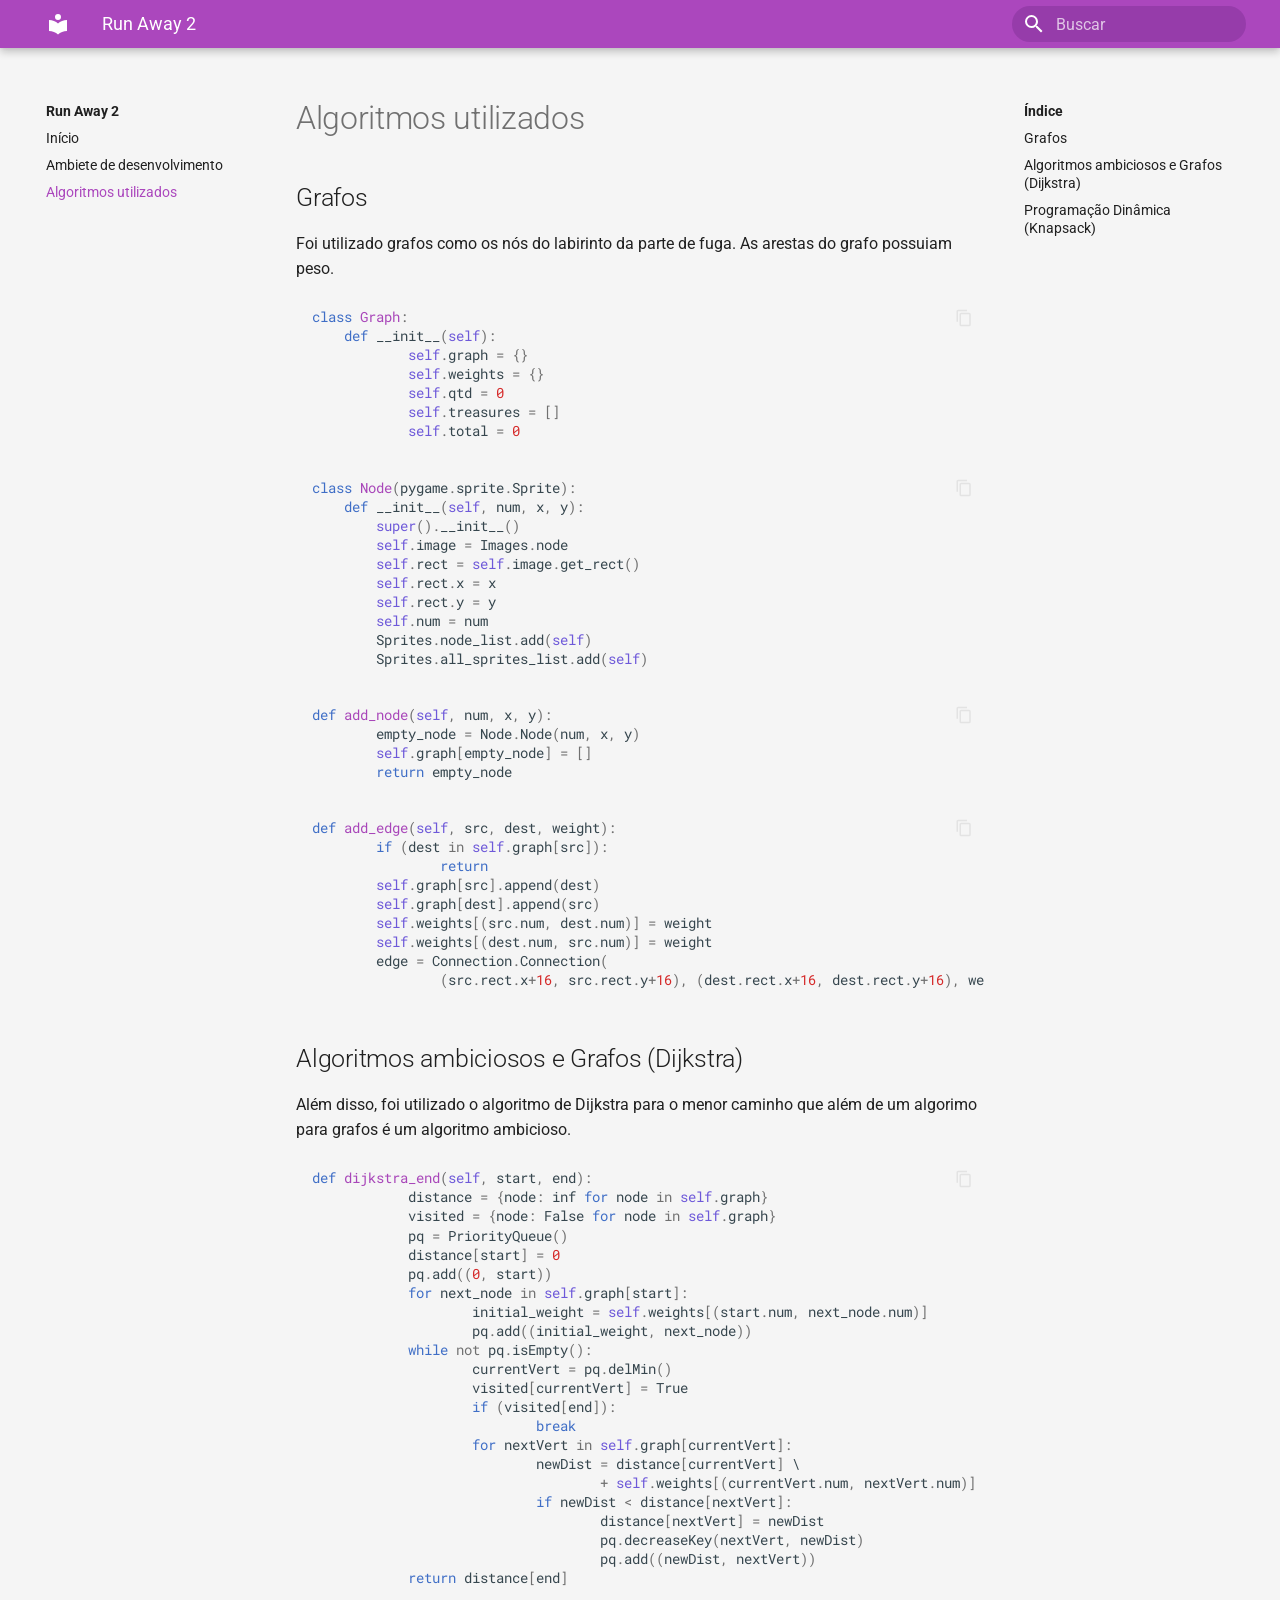
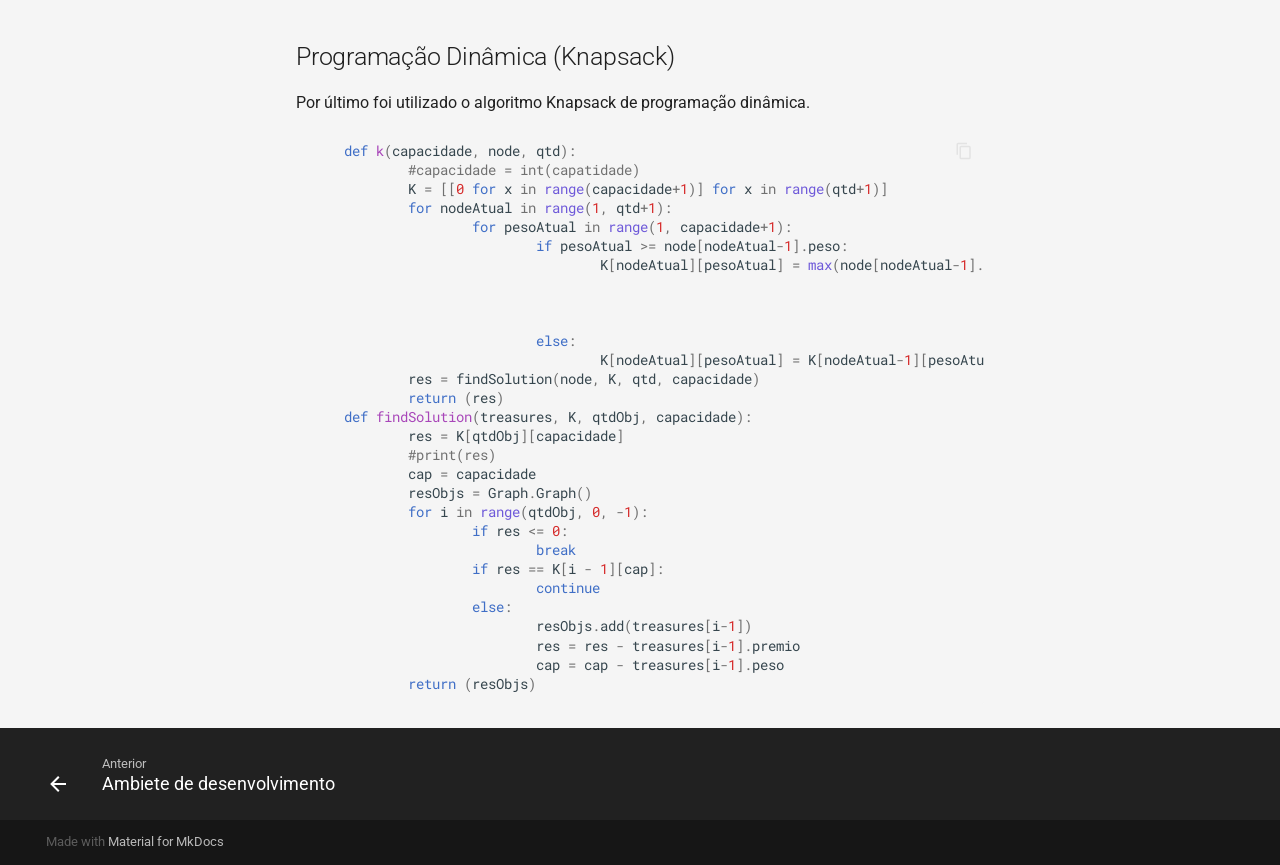
<file: algoritmos/index.html>
<!doctype html>
<html lang="pt" class="no-js">
  <head>
    
      <meta charset="utf-8">
      <meta name="viewport" content="width=device-width,initial-scale=1">
      
      
      
      
      <link rel="icon" href="../assets/images/favicon.png">
      <meta name="generator" content="mkdocs-1.1.2, mkdocs-material-7.1.4">
    
    
      
        <title>Algoritmos utilizados - Run Away 2</title>
      
    
    
      <link rel="stylesheet" href="../assets/stylesheets/main.bde7dde4.min.css">
      
        
        <link rel="stylesheet" href="../assets/stylesheets/palette.ef6f36e2.min.css">
        
          
          
          <meta name="theme-color" content="#ab47bd">
        
      
    
    
    
      
        
        <link rel="preconnect" href="https://fonts.gstatic.com" crossorigin>
        <link rel="stylesheet" href="https://fonts.googleapis.com/css?family=Roboto:300,400,400i,700%7CRoboto+Mono&display=fallback">
        <style>:root{--md-text-font-family:"Roboto";--md-code-font-family:"Roboto Mono"}</style>
      
    
    
    
      <link rel="stylesheet" href="../stylesheets/extra.css">
    
    
      
    
    
  </head>
  
  
    
    
    
    
    
    <body dir="ltr" data-md-color-scheme="" data-md-color-primary="purple" data-md-color-accent="purple">
  
    
    <script>function __prefix(e){return new URL("..",location).pathname+"."+e}function __get(e,t=localStorage){return JSON.parse(t.getItem(__prefix(e)))}</script>
    
    <input class="md-toggle" data-md-toggle="drawer" type="checkbox" id="__drawer" autocomplete="off">
    <input class="md-toggle" data-md-toggle="search" type="checkbox" id="__search" autocomplete="off">
    <label class="md-overlay" for="__drawer"></label>
    <div data-md-component="skip">
      
        
        <a href="#algoritmos-utilizados" class="md-skip">
          Ir para o conteúdo
        </a>
      
    </div>
    <div data-md-component="announce">
      
    </div>
    
      <header class="md-header" data-md-component="header">
  <nav class="md-header__inner md-grid" aria-label="Header">
    <a href=".." title="Run Away 2" class="md-header__button md-logo" aria-label="Run Away 2" data-md-component="logo">
      
  
  <svg xmlns="http://www.w3.org/2000/svg" viewBox="0 0 24 24"><path d="M12 8a3 3 0 0 0 3-3 3 3 0 0 0-3-3 3 3 0 0 0-3 3 3 3 0 0 0 3 3m0 3.54C9.64 9.35 6.5 8 3 8v11c3.5 0 6.64 1.35 9 3.54 2.36-2.19 5.5-3.54 9-3.54V8c-3.5 0-6.64 1.35-9 3.54z"/></svg>

    </a>
    <label class="md-header__button md-icon" for="__drawer">
      <svg xmlns="http://www.w3.org/2000/svg" viewBox="0 0 24 24"><path d="M3 6h18v2H3V6m0 5h18v2H3v-2m0 5h18v2H3v-2z"/></svg>
    </label>
    <div class="md-header__title" data-md-component="header-title">
      <div class="md-header__ellipsis">
        <div class="md-header__topic">
          <span class="md-ellipsis">
            Run Away 2
          </span>
        </div>
        <div class="md-header__topic" data-md-component="header-topic">
          <span class="md-ellipsis">
            
              Algoritmos utilizados
            
          </span>
        </div>
      </div>
    </div>
    
    
    
      <label class="md-header__button md-icon" for="__search">
        <svg xmlns="http://www.w3.org/2000/svg" viewBox="0 0 24 24"><path d="M9.5 3A6.5 6.5 0 0 1 16 9.5c0 1.61-.59 3.09-1.56 4.23l.27.27h.79l5 5-1.5 1.5-5-5v-.79l-.27-.27A6.516 6.516 0 0 1 9.5 16 6.5 6.5 0 0 1 3 9.5 6.5 6.5 0 0 1 9.5 3m0 2C7 5 5 7 5 9.5S7 14 9.5 14 14 12 14 9.5 12 5 9.5 5z"/></svg>
      </label>
      
<div class="md-search" data-md-component="search" role="dialog">
  <label class="md-search__overlay" for="__search"></label>
  <div class="md-search__inner" role="search">
    <form class="md-search__form" name="search">
      <input type="text" class="md-search__input" name="query" aria-label="Buscar" placeholder="Buscar" autocapitalize="off" autocorrect="off" autocomplete="off" spellcheck="false" data-md-component="search-query" data-md-state="active" required>
      <label class="md-search__icon md-icon" for="__search">
        <svg xmlns="http://www.w3.org/2000/svg" viewBox="0 0 24 24"><path d="M9.5 3A6.5 6.5 0 0 1 16 9.5c0 1.61-.59 3.09-1.56 4.23l.27.27h.79l5 5-1.5 1.5-5-5v-.79l-.27-.27A6.516 6.516 0 0 1 9.5 16 6.5 6.5 0 0 1 3 9.5 6.5 6.5 0 0 1 9.5 3m0 2C7 5 5 7 5 9.5S7 14 9.5 14 14 12 14 9.5 12 5 9.5 5z"/></svg>
        <svg xmlns="http://www.w3.org/2000/svg" viewBox="0 0 24 24"><path d="M20 11v2H8l5.5 5.5-1.42 1.42L4.16 12l7.92-7.92L13.5 5.5 8 11h12z"/></svg>
      </label>
      <button type="reset" class="md-search__icon md-icon" aria-label="Clear" tabindex="-1">
        <svg xmlns="http://www.w3.org/2000/svg" viewBox="0 0 24 24"><path d="M19 6.41 17.59 5 12 10.59 6.41 5 5 6.41 10.59 12 5 17.59 6.41 19 12 13.41 17.59 19 19 17.59 13.41 12 19 6.41z"/></svg>
      </button>
    </form>
    <div class="md-search__output">
      <div class="md-search__scrollwrap" data-md-scrollfix>
        <div class="md-search-result" data-md-component="search-result">
          <div class="md-search-result__meta">
            Initializing search
          </div>
          <ol class="md-search-result__list"></ol>
        </div>
      </div>
    </div>
  </div>
</div>
    
    
  </nav>
</header>
    
    <div class="md-container" data-md-component="container">
      
      
        
      
      <main class="md-main" data-md-component="main">
        <div class="md-main__inner md-grid">
          
            
              
              <div class="md-sidebar md-sidebar--primary" data-md-component="sidebar" data-md-type="navigation" >
                <div class="md-sidebar__scrollwrap">
                  <div class="md-sidebar__inner">
                    


<nav class="md-nav md-nav--primary" aria-label="Navigation" data-md-level="0">
  <label class="md-nav__title" for="__drawer">
    <a href=".." title="Run Away 2" class="md-nav__button md-logo" aria-label="Run Away 2" data-md-component="logo">
      
  
  <svg xmlns="http://www.w3.org/2000/svg" viewBox="0 0 24 24"><path d="M12 8a3 3 0 0 0 3-3 3 3 0 0 0-3-3 3 3 0 0 0-3 3 3 3 0 0 0 3 3m0 3.54C9.64 9.35 6.5 8 3 8v11c3.5 0 6.64 1.35 9 3.54 2.36-2.19 5.5-3.54 9-3.54V8c-3.5 0-6.64 1.35-9 3.54z"/></svg>

    </a>
    Run Away 2
  </label>
  
  <ul class="md-nav__list" data-md-scrollfix>
    
      
      
      

  
  
  
    <li class="md-nav__item">
      <a href=".." class="md-nav__link">
        Início
      </a>
    </li>
  

    
      
      
      

  
  
  
    <li class="md-nav__item">
      <a href="../ambiente/" class="md-nav__link">
        Ambiete de desenvolvimento
      </a>
    </li>
  

    
      
      
      

  
  
    
  
  
    <li class="md-nav__item md-nav__item--active">
      
      <input class="md-nav__toggle md-toggle" data-md-toggle="toc" type="checkbox" id="__toc">
      
      
        
      
      
        <label class="md-nav__link md-nav__link--active" for="__toc">
          Algoritmos utilizados
          <span class="md-nav__icon md-icon"></span>
        </label>
      
      <a href="./" class="md-nav__link md-nav__link--active">
        Algoritmos utilizados
      </a>
      
        
<nav class="md-nav md-nav--secondary" aria-label="Índice">
  
  
  
    
  
  
    <label class="md-nav__title" for="__toc">
      <span class="md-nav__icon md-icon"></span>
      Índice
    </label>
    <ul class="md-nav__list" data-md-component="toc" data-md-scrollfix>
      
        <li class="md-nav__item">
  <a href="#grafos" class="md-nav__link">
    Grafos
  </a>
  
</li>
      
        <li class="md-nav__item">
  <a href="#algoritmos-ambiciosos-e-grafos-dijkstra" class="md-nav__link">
    Algoritmos ambiciosos e Grafos (Dijkstra)
  </a>
  
</li>
      
        <li class="md-nav__item">
  <a href="#programacao-dinamica-knapsack" class="md-nav__link">
    Programação Dinâmica (Knapsack)
  </a>
  
</li>
      
    </ul>
  
</nav>
      
    </li>
  

    
  </ul>
</nav>
                  </div>
                </div>
              </div>
            
            
              
              <div class="md-sidebar md-sidebar--secondary" data-md-component="sidebar" data-md-type="toc" >
                <div class="md-sidebar__scrollwrap">
                  <div class="md-sidebar__inner">
                    
<nav class="md-nav md-nav--secondary" aria-label="Índice">
  
  
  
    
  
  
    <label class="md-nav__title" for="__toc">
      <span class="md-nav__icon md-icon"></span>
      Índice
    </label>
    <ul class="md-nav__list" data-md-component="toc" data-md-scrollfix>
      
        <li class="md-nav__item">
  <a href="#grafos" class="md-nav__link">
    Grafos
  </a>
  
</li>
      
        <li class="md-nav__item">
  <a href="#algoritmos-ambiciosos-e-grafos-dijkstra" class="md-nav__link">
    Algoritmos ambiciosos e Grafos (Dijkstra)
  </a>
  
</li>
      
        <li class="md-nav__item">
  <a href="#programacao-dinamica-knapsack" class="md-nav__link">
    Programação Dinâmica (Knapsack)
  </a>
  
</li>
      
    </ul>
  
</nav>
                  </div>
                </div>
              </div>
            
          
          <div class="md-content" data-md-component="content">
            <article class="md-content__inner md-typeset">
              
                
                
                <h1 id="algoritmos-utilizados">Algoritmos utilizados</h1>
<h2 id="grafos">Grafos</h2>
<p>Foi utilizado grafos como os nós do labirinto da parte de fuga. As arestas do grafo possuiam peso.</p>
<div class="highlight"><pre><span></span><code><span class="k">class</span> <span class="nc">Graph</span><span class="p">:</span>
    <span class="k">def</span> <span class="fm">__init__</span><span class="p">(</span><span class="bp">self</span><span class="p">):</span>
            <span class="bp">self</span><span class="o">.</span><span class="n">graph</span> <span class="o">=</span> <span class="p">{}</span>
            <span class="bp">self</span><span class="o">.</span><span class="n">weights</span> <span class="o">=</span> <span class="p">{}</span>
            <span class="bp">self</span><span class="o">.</span><span class="n">qtd</span> <span class="o">=</span> <span class="mi">0</span>
            <span class="bp">self</span><span class="o">.</span><span class="n">treasures</span> <span class="o">=</span> <span class="p">[]</span>
            <span class="bp">self</span><span class="o">.</span><span class="n">total</span> <span class="o">=</span> <span class="mi">0</span>
</code></pre></div>
<div class="highlight"><pre><span></span><code><span class="k">class</span> <span class="nc">Node</span><span class="p">(</span><span class="n">pygame</span><span class="o">.</span><span class="n">sprite</span><span class="o">.</span><span class="n">Sprite</span><span class="p">):</span>
    <span class="k">def</span> <span class="fm">__init__</span><span class="p">(</span><span class="bp">self</span><span class="p">,</span> <span class="n">num</span><span class="p">,</span> <span class="n">x</span><span class="p">,</span> <span class="n">y</span><span class="p">):</span>
        <span class="nb">super</span><span class="p">()</span><span class="o">.</span><span class="fm">__init__</span><span class="p">()</span>
        <span class="bp">self</span><span class="o">.</span><span class="n">image</span> <span class="o">=</span> <span class="n">Images</span><span class="o">.</span><span class="n">node</span>
        <span class="bp">self</span><span class="o">.</span><span class="n">rect</span> <span class="o">=</span> <span class="bp">self</span><span class="o">.</span><span class="n">image</span><span class="o">.</span><span class="n">get_rect</span><span class="p">()</span>
        <span class="bp">self</span><span class="o">.</span><span class="n">rect</span><span class="o">.</span><span class="n">x</span> <span class="o">=</span> <span class="n">x</span>
        <span class="bp">self</span><span class="o">.</span><span class="n">rect</span><span class="o">.</span><span class="n">y</span> <span class="o">=</span> <span class="n">y</span>
        <span class="bp">self</span><span class="o">.</span><span class="n">num</span> <span class="o">=</span> <span class="n">num</span>
        <span class="n">Sprites</span><span class="o">.</span><span class="n">node_list</span><span class="o">.</span><span class="n">add</span><span class="p">(</span><span class="bp">self</span><span class="p">)</span>
        <span class="n">Sprites</span><span class="o">.</span><span class="n">all_sprites_list</span><span class="o">.</span><span class="n">add</span><span class="p">(</span><span class="bp">self</span><span class="p">)</span>
</code></pre></div>
<div class="highlight"><pre><span></span><code><span class="k">def</span> <span class="nf">add_node</span><span class="p">(</span><span class="bp">self</span><span class="p">,</span> <span class="n">num</span><span class="p">,</span> <span class="n">x</span><span class="p">,</span> <span class="n">y</span><span class="p">):</span>
        <span class="n">empty_node</span> <span class="o">=</span> <span class="n">Node</span><span class="o">.</span><span class="n">Node</span><span class="p">(</span><span class="n">num</span><span class="p">,</span> <span class="n">x</span><span class="p">,</span> <span class="n">y</span><span class="p">)</span>
        <span class="bp">self</span><span class="o">.</span><span class="n">graph</span><span class="p">[</span><span class="n">empty_node</span><span class="p">]</span> <span class="o">=</span> <span class="p">[]</span>
        <span class="k">return</span> <span class="n">empty_node</span>
</code></pre></div>
<div class="highlight"><pre><span></span><code><span class="k">def</span> <span class="nf">add_edge</span><span class="p">(</span><span class="bp">self</span><span class="p">,</span> <span class="n">src</span><span class="p">,</span> <span class="n">dest</span><span class="p">,</span> <span class="n">weight</span><span class="p">):</span>
        <span class="k">if</span> <span class="p">(</span><span class="n">dest</span> <span class="ow">in</span> <span class="bp">self</span><span class="o">.</span><span class="n">graph</span><span class="p">[</span><span class="n">src</span><span class="p">]):</span>
                <span class="k">return</span>
        <span class="bp">self</span><span class="o">.</span><span class="n">graph</span><span class="p">[</span><span class="n">src</span><span class="p">]</span><span class="o">.</span><span class="n">append</span><span class="p">(</span><span class="n">dest</span><span class="p">)</span>
        <span class="bp">self</span><span class="o">.</span><span class="n">graph</span><span class="p">[</span><span class="n">dest</span><span class="p">]</span><span class="o">.</span><span class="n">append</span><span class="p">(</span><span class="n">src</span><span class="p">)</span>
        <span class="bp">self</span><span class="o">.</span><span class="n">weights</span><span class="p">[(</span><span class="n">src</span><span class="o">.</span><span class="n">num</span><span class="p">,</span> <span class="n">dest</span><span class="o">.</span><span class="n">num</span><span class="p">)]</span> <span class="o">=</span> <span class="n">weight</span>
        <span class="bp">self</span><span class="o">.</span><span class="n">weights</span><span class="p">[(</span><span class="n">dest</span><span class="o">.</span><span class="n">num</span><span class="p">,</span> <span class="n">src</span><span class="o">.</span><span class="n">num</span><span class="p">)]</span> <span class="o">=</span> <span class="n">weight</span>
        <span class="n">edge</span> <span class="o">=</span> <span class="n">Connection</span><span class="o">.</span><span class="n">Connection</span><span class="p">(</span>
                <span class="p">(</span><span class="n">src</span><span class="o">.</span><span class="n">rect</span><span class="o">.</span><span class="n">x</span><span class="o">+</span><span class="mi">16</span><span class="p">,</span> <span class="n">src</span><span class="o">.</span><span class="n">rect</span><span class="o">.</span><span class="n">y</span><span class="o">+</span><span class="mi">16</span><span class="p">),</span> <span class="p">(</span><span class="n">dest</span><span class="o">.</span><span class="n">rect</span><span class="o">.</span><span class="n">x</span><span class="o">+</span><span class="mi">16</span><span class="p">,</span> <span class="n">dest</span><span class="o">.</span><span class="n">rect</span><span class="o">.</span><span class="n">y</span><span class="o">+</span><span class="mi">16</span><span class="p">),</span> <span class="n">weight</span><span class="p">)</span>
</code></pre></div>
<h2 id="algoritmos-ambiciosos-e-grafos-dijkstra">Algoritmos ambiciosos e Grafos (Dijkstra)</h2>
<p>Além disso, foi utilizado o algoritmo de Dijkstra para o menor caminho que além de um algorimo para grafos é um algoritmo ambicioso.</p>
<div class="highlight"><pre><span></span><code><span class="k">def</span> <span class="nf">dijkstra_end</span><span class="p">(</span><span class="bp">self</span><span class="p">,</span> <span class="n">start</span><span class="p">,</span> <span class="n">end</span><span class="p">):</span>
            <span class="n">distance</span> <span class="o">=</span> <span class="p">{</span><span class="n">node</span><span class="p">:</span> <span class="n">inf</span> <span class="k">for</span> <span class="n">node</span> <span class="ow">in</span> <span class="bp">self</span><span class="o">.</span><span class="n">graph</span><span class="p">}</span>
            <span class="n">visited</span> <span class="o">=</span> <span class="p">{</span><span class="n">node</span><span class="p">:</span> <span class="kc">False</span> <span class="k">for</span> <span class="n">node</span> <span class="ow">in</span> <span class="bp">self</span><span class="o">.</span><span class="n">graph</span><span class="p">}</span>
            <span class="n">pq</span> <span class="o">=</span> <span class="n">PriorityQueue</span><span class="p">()</span>
            <span class="n">distance</span><span class="p">[</span><span class="n">start</span><span class="p">]</span> <span class="o">=</span> <span class="mi">0</span>
            <span class="n">pq</span><span class="o">.</span><span class="n">add</span><span class="p">((</span><span class="mi">0</span><span class="p">,</span> <span class="n">start</span><span class="p">))</span>
            <span class="k">for</span> <span class="n">next_node</span> <span class="ow">in</span> <span class="bp">self</span><span class="o">.</span><span class="n">graph</span><span class="p">[</span><span class="n">start</span><span class="p">]:</span>
                    <span class="n">initial_weight</span> <span class="o">=</span> <span class="bp">self</span><span class="o">.</span><span class="n">weights</span><span class="p">[(</span><span class="n">start</span><span class="o">.</span><span class="n">num</span><span class="p">,</span> <span class="n">next_node</span><span class="o">.</span><span class="n">num</span><span class="p">)]</span>
                    <span class="n">pq</span><span class="o">.</span><span class="n">add</span><span class="p">((</span><span class="n">initial_weight</span><span class="p">,</span> <span class="n">next_node</span><span class="p">))</span>
            <span class="k">while</span> <span class="ow">not</span> <span class="n">pq</span><span class="o">.</span><span class="n">isEmpty</span><span class="p">():</span>
                    <span class="n">currentVert</span> <span class="o">=</span> <span class="n">pq</span><span class="o">.</span><span class="n">delMin</span><span class="p">()</span>
                    <span class="n">visited</span><span class="p">[</span><span class="n">currentVert</span><span class="p">]</span> <span class="o">=</span> <span class="kc">True</span>
                    <span class="k">if</span> <span class="p">(</span><span class="n">visited</span><span class="p">[</span><span class="n">end</span><span class="p">]):</span>
                            <span class="k">break</span>
                    <span class="k">for</span> <span class="n">nextVert</span> <span class="ow">in</span> <span class="bp">self</span><span class="o">.</span><span class="n">graph</span><span class="p">[</span><span class="n">currentVert</span><span class="p">]:</span>
                            <span class="n">newDist</span> <span class="o">=</span> <span class="n">distance</span><span class="p">[</span><span class="n">currentVert</span><span class="p">]</span> \
                                    <span class="o">+</span> <span class="bp">self</span><span class="o">.</span><span class="n">weights</span><span class="p">[(</span><span class="n">currentVert</span><span class="o">.</span><span class="n">num</span><span class="p">,</span> <span class="n">nextVert</span><span class="o">.</span><span class="n">num</span><span class="p">)]</span>
                            <span class="k">if</span> <span class="n">newDist</span> <span class="o">&lt;</span> <span class="n">distance</span><span class="p">[</span><span class="n">nextVert</span><span class="p">]:</span>
                                    <span class="n">distance</span><span class="p">[</span><span class="n">nextVert</span><span class="p">]</span> <span class="o">=</span> <span class="n">newDist</span>
                                    <span class="n">pq</span><span class="o">.</span><span class="n">decreaseKey</span><span class="p">(</span><span class="n">nextVert</span><span class="p">,</span> <span class="n">newDist</span><span class="p">)</span>
                                    <span class="n">pq</span><span class="o">.</span><span class="n">add</span><span class="p">((</span><span class="n">newDist</span><span class="p">,</span> <span class="n">nextVert</span><span class="p">))</span>
            <span class="k">return</span> <span class="n">distance</span><span class="p">[</span><span class="n">end</span><span class="p">]</span>
</code></pre></div>
<h2 id="programacao-dinamica-knapsack">Programação Dinâmica (Knapsack)</h2>
<p>Por último foi utilizado o algoritmo Knapsack de programação dinâmica.</p>
<div class="highlight"><pre><span></span><code>    <span class="k">def</span> <span class="nf">k</span><span class="p">(</span><span class="n">capacidade</span><span class="p">,</span> <span class="n">node</span><span class="p">,</span> <span class="n">qtd</span><span class="p">):</span>
            <span class="c1">#capacidade = int(capatidade)</span>
            <span class="n">K</span> <span class="o">=</span> <span class="p">[[</span><span class="mi">0</span> <span class="k">for</span> <span class="n">x</span> <span class="ow">in</span> <span class="nb">range</span><span class="p">(</span><span class="n">capacidade</span><span class="o">+</span><span class="mi">1</span><span class="p">)]</span> <span class="k">for</span> <span class="n">x</span> <span class="ow">in</span> <span class="nb">range</span><span class="p">(</span><span class="n">qtd</span><span class="o">+</span><span class="mi">1</span><span class="p">)]</span>
            <span class="k">for</span> <span class="n">nodeAtual</span> <span class="ow">in</span> <span class="nb">range</span><span class="p">(</span><span class="mi">1</span><span class="p">,</span> <span class="n">qtd</span><span class="o">+</span><span class="mi">1</span><span class="p">):</span>
                    <span class="k">for</span> <span class="n">pesoAtual</span> <span class="ow">in</span> <span class="nb">range</span><span class="p">(</span><span class="mi">1</span><span class="p">,</span> <span class="n">capacidade</span><span class="o">+</span><span class="mi">1</span><span class="p">):</span>
                            <span class="k">if</span> <span class="n">pesoAtual</span> <span class="o">&gt;=</span> <span class="n">node</span><span class="p">[</span><span class="n">nodeAtual</span><span class="o">-</span><span class="mi">1</span><span class="p">]</span><span class="o">.</span><span class="n">peso</span><span class="p">:</span>
                                    <span class="n">K</span><span class="p">[</span><span class="n">nodeAtual</span><span class="p">][</span><span class="n">pesoAtual</span><span class="p">]</span> <span class="o">=</span> <span class="nb">max</span><span class="p">(</span><span class="n">node</span><span class="p">[</span><span class="n">nodeAtual</span><span class="o">-</span><span class="mi">1</span><span class="p">]</span><span class="o">.</span><span class="n">premio</span>
                                                                                                        <span class="o">+</span> <span class="n">K</span><span class="p">[</span><span class="n">nodeAtual</span><span class="o">-</span><span class="mi">1</span><span class="p">][</span><span class="n">pesoAtual</span> <span class="o">-</span>
                                                                                                                                            <span class="n">node</span><span class="p">[</span><span class="n">nodeAtual</span><span class="o">-</span><span class="mi">1</span><span class="p">]</span><span class="o">.</span><span class="n">peso</span><span class="p">],</span>
                                                                                                        <span class="n">K</span><span class="p">[</span><span class="n">nodeAtual</span><span class="o">-</span><span class="mi">1</span><span class="p">][</span><span class="n">pesoAtual</span><span class="p">])</span>
                            <span class="k">else</span><span class="p">:</span>
                                    <span class="n">K</span><span class="p">[</span><span class="n">nodeAtual</span><span class="p">][</span><span class="n">pesoAtual</span><span class="p">]</span> <span class="o">=</span> <span class="n">K</span><span class="p">[</span><span class="n">nodeAtual</span><span class="o">-</span><span class="mi">1</span><span class="p">][</span><span class="n">pesoAtual</span><span class="p">]</span>
            <span class="n">res</span> <span class="o">=</span> <span class="n">findSolution</span><span class="p">(</span><span class="n">node</span><span class="p">,</span> <span class="n">K</span><span class="p">,</span> <span class="n">qtd</span><span class="p">,</span> <span class="n">capacidade</span><span class="p">)</span>
            <span class="k">return</span> <span class="p">(</span><span class="n">res</span><span class="p">)</span>
    <span class="k">def</span> <span class="nf">findSolution</span><span class="p">(</span><span class="n">treasures</span><span class="p">,</span> <span class="n">K</span><span class="p">,</span> <span class="n">qtdObj</span><span class="p">,</span> <span class="n">capacidade</span><span class="p">):</span>
            <span class="n">res</span> <span class="o">=</span> <span class="n">K</span><span class="p">[</span><span class="n">qtdObj</span><span class="p">][</span><span class="n">capacidade</span><span class="p">]</span>
            <span class="c1">#print(res)</span>
            <span class="n">cap</span> <span class="o">=</span> <span class="n">capacidade</span>
            <span class="n">resObjs</span> <span class="o">=</span> <span class="n">Graph</span><span class="o">.</span><span class="n">Graph</span><span class="p">()</span>
            <span class="k">for</span> <span class="n">i</span> <span class="ow">in</span> <span class="nb">range</span><span class="p">(</span><span class="n">qtdObj</span><span class="p">,</span> <span class="mi">0</span><span class="p">,</span> <span class="o">-</span><span class="mi">1</span><span class="p">):</span>
                    <span class="k">if</span> <span class="n">res</span> <span class="o">&lt;=</span> <span class="mi">0</span><span class="p">:</span>
                            <span class="k">break</span>
                    <span class="k">if</span> <span class="n">res</span> <span class="o">==</span> <span class="n">K</span><span class="p">[</span><span class="n">i</span> <span class="o">-</span> <span class="mi">1</span><span class="p">][</span><span class="n">cap</span><span class="p">]:</span>
                            <span class="k">continue</span>
                    <span class="k">else</span><span class="p">:</span>
                            <span class="n">resObjs</span><span class="o">.</span><span class="n">add</span><span class="p">(</span><span class="n">treasures</span><span class="p">[</span><span class="n">i</span><span class="o">-</span><span class="mi">1</span><span class="p">])</span>
                            <span class="n">res</span> <span class="o">=</span> <span class="n">res</span> <span class="o">-</span> <span class="n">treasures</span><span class="p">[</span><span class="n">i</span><span class="o">-</span><span class="mi">1</span><span class="p">]</span><span class="o">.</span><span class="n">premio</span>
                            <span class="n">cap</span> <span class="o">=</span> <span class="n">cap</span> <span class="o">-</span> <span class="n">treasures</span><span class="p">[</span><span class="n">i</span><span class="o">-</span><span class="mi">1</span><span class="p">]</span><span class="o">.</span><span class="n">peso</span>
            <span class="k">return</span> <span class="p">(</span><span class="n">resObjs</span><span class="p">)</span>
</code></pre></div>
                
              
              
                


              
            </article>
          </div>
        </div>
        
      </main>
      
        
<footer class="md-footer">
  
    <nav class="md-footer__inner md-grid" aria-label="Footer">
      
        <a href="../ambiente/" class="md-footer__link md-footer__link--prev" rel="prev">
          <div class="md-footer__button md-icon">
            <svg xmlns="http://www.w3.org/2000/svg" viewBox="0 0 24 24"><path d="M20 11v2H8l5.5 5.5-1.42 1.42L4.16 12l7.92-7.92L13.5 5.5 8 11h12z"/></svg>
          </div>
          <div class="md-footer__title">
            <div class="md-ellipsis">
              <span class="md-footer__direction">
                Anterior
              </span>
              Ambiete de desenvolvimento
            </div>
          </div>
        </a>
      
      
    </nav>
  
  <div class="md-footer-meta md-typeset">
    <div class="md-footer-meta__inner md-grid">
      <div class="md-footer-copyright">
        
        Made with
        <a href="https://squidfunk.github.io/mkdocs-material/" target="_blank" rel="noopener">
          Material for MkDocs
        </a>
        
      </div>
      
    </div>
  </div>
</footer>
      
    </div>
    <div class="md-dialog" data-md-component="dialog">
      <div class="md-dialog__inner md-typeset"></div>
    </div>
    <script id="__config" type="application/json">{"base": "..", "features": ["navigation.instant"], "translations": {"clipboard.copy": "Copiar para \u00e1rea de transfer\u00eancia", "clipboard.copied": "Copiado para \u00e1rea de transfer\u00eancia", "search.config.lang": "pt", "search.config.pipeline": "trimmer, stopWordFilter", "search.config.separator": "[\\s\\-]+", "search.placeholder": "Buscar", "search.result.placeholder": "Digite para iniciar a busca", "search.result.none": "Nenhum resultado encontrado", "search.result.one": "1 resultado encontrado", "search.result.other": "# resultados encontrados", "search.result.more.one": "1 more on this page", "search.result.more.other": "# more on this page", "search.result.term.missing": "Missing"}, "search": "../assets/javascripts/workers/search.4fa0e4ee.min.js", "version": null}</script>
    
    
      <script src="../assets/javascripts/bundle.1d3bfcf1.min.js"></script>
      
    
  </body>
</html>
</file>
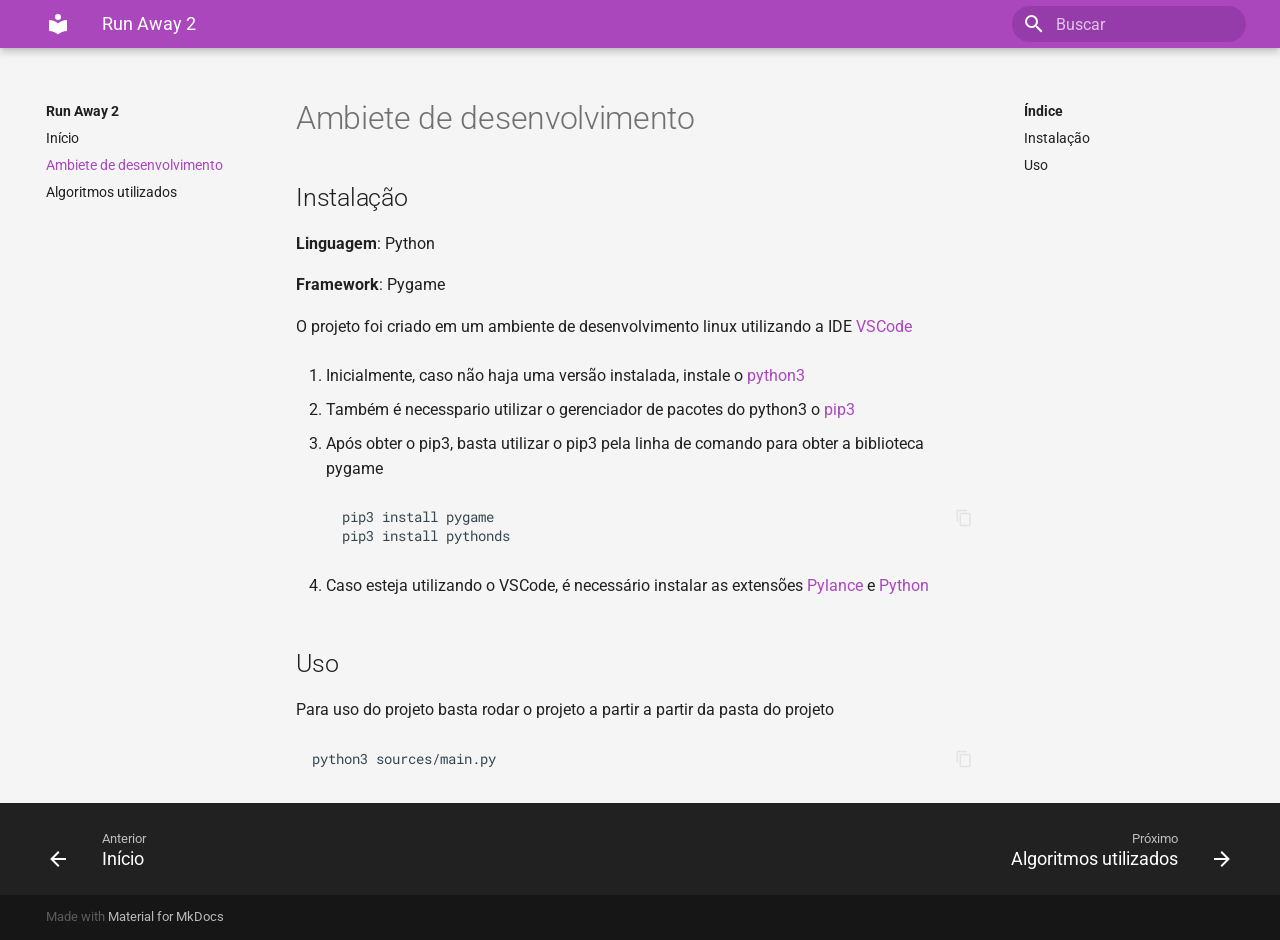
<file: ambiente/index.html>
<!doctype html>
<html lang="pt" class="no-js">
  <head>
    
      <meta charset="utf-8">
      <meta name="viewport" content="width=device-width,initial-scale=1">
      
      
      
      
      <link rel="icon" href="../assets/images/favicon.png">
      <meta name="generator" content="mkdocs-1.1.2, mkdocs-material-7.1.4">
    
    
      
        <title>Ambiete de desenvolvimento - Run Away 2</title>
      
    
    
      <link rel="stylesheet" href="../assets/stylesheets/main.bde7dde4.min.css">
      
        
        <link rel="stylesheet" href="../assets/stylesheets/palette.ef6f36e2.min.css">
        
          
          
          <meta name="theme-color" content="#ab47bd">
        
      
    
    
    
      
        
        <link rel="preconnect" href="https://fonts.gstatic.com" crossorigin>
        <link rel="stylesheet" href="https://fonts.googleapis.com/css?family=Roboto:300,400,400i,700%7CRoboto+Mono&display=fallback">
        <style>:root{--md-text-font-family:"Roboto";--md-code-font-family:"Roboto Mono"}</style>
      
    
    
    
      <link rel="stylesheet" href="../stylesheets/extra.css">
    
    
      
    
    
  </head>
  
  
    
    
    
    
    
    <body dir="ltr" data-md-color-scheme="" data-md-color-primary="purple" data-md-color-accent="purple">
  
    
    <script>function __prefix(e){return new URL("..",location).pathname+"."+e}function __get(e,t=localStorage){return JSON.parse(t.getItem(__prefix(e)))}</script>
    
    <input class="md-toggle" data-md-toggle="drawer" type="checkbox" id="__drawer" autocomplete="off">
    <input class="md-toggle" data-md-toggle="search" type="checkbox" id="__search" autocomplete="off">
    <label class="md-overlay" for="__drawer"></label>
    <div data-md-component="skip">
      
        
        <a href="#instalacao" class="md-skip">
          Ir para o conteúdo
        </a>
      
    </div>
    <div data-md-component="announce">
      
    </div>
    
      <header class="md-header" data-md-component="header">
  <nav class="md-header__inner md-grid" aria-label="Header">
    <a href=".." title="Run Away 2" class="md-header__button md-logo" aria-label="Run Away 2" data-md-component="logo">
      
  
  <svg xmlns="http://www.w3.org/2000/svg" viewBox="0 0 24 24"><path d="M12 8a3 3 0 0 0 3-3 3 3 0 0 0-3-3 3 3 0 0 0-3 3 3 3 0 0 0 3 3m0 3.54C9.64 9.35 6.5 8 3 8v11c3.5 0 6.64 1.35 9 3.54 2.36-2.19 5.5-3.54 9-3.54V8c-3.5 0-6.64 1.35-9 3.54z"/></svg>

    </a>
    <label class="md-header__button md-icon" for="__drawer">
      <svg xmlns="http://www.w3.org/2000/svg" viewBox="0 0 24 24"><path d="M3 6h18v2H3V6m0 5h18v2H3v-2m0 5h18v2H3v-2z"/></svg>
    </label>
    <div class="md-header__title" data-md-component="header-title">
      <div class="md-header__ellipsis">
        <div class="md-header__topic">
          <span class="md-ellipsis">
            Run Away 2
          </span>
        </div>
        <div class="md-header__topic" data-md-component="header-topic">
          <span class="md-ellipsis">
            
              Ambiete de desenvolvimento
            
          </span>
        </div>
      </div>
    </div>
    
    
    
      <label class="md-header__button md-icon" for="__search">
        <svg xmlns="http://www.w3.org/2000/svg" viewBox="0 0 24 24"><path d="M9.5 3A6.5 6.5 0 0 1 16 9.5c0 1.61-.59 3.09-1.56 4.23l.27.27h.79l5 5-1.5 1.5-5-5v-.79l-.27-.27A6.516 6.516 0 0 1 9.5 16 6.5 6.5 0 0 1 3 9.5 6.5 6.5 0 0 1 9.5 3m0 2C7 5 5 7 5 9.5S7 14 9.5 14 14 12 14 9.5 12 5 9.5 5z"/></svg>
      </label>
      
<div class="md-search" data-md-component="search" role="dialog">
  <label class="md-search__overlay" for="__search"></label>
  <div class="md-search__inner" role="search">
    <form class="md-search__form" name="search">
      <input type="text" class="md-search__input" name="query" aria-label="Buscar" placeholder="Buscar" autocapitalize="off" autocorrect="off" autocomplete="off" spellcheck="false" data-md-component="search-query" data-md-state="active" required>
      <label class="md-search__icon md-icon" for="__search">
        <svg xmlns="http://www.w3.org/2000/svg" viewBox="0 0 24 24"><path d="M9.5 3A6.5 6.5 0 0 1 16 9.5c0 1.61-.59 3.09-1.56 4.23l.27.27h.79l5 5-1.5 1.5-5-5v-.79l-.27-.27A6.516 6.516 0 0 1 9.5 16 6.5 6.5 0 0 1 3 9.5 6.5 6.5 0 0 1 9.5 3m0 2C7 5 5 7 5 9.5S7 14 9.5 14 14 12 14 9.5 12 5 9.5 5z"/></svg>
        <svg xmlns="http://www.w3.org/2000/svg" viewBox="0 0 24 24"><path d="M20 11v2H8l5.5 5.5-1.42 1.42L4.16 12l7.92-7.92L13.5 5.5 8 11h12z"/></svg>
      </label>
      <button type="reset" class="md-search__icon md-icon" aria-label="Clear" tabindex="-1">
        <svg xmlns="http://www.w3.org/2000/svg" viewBox="0 0 24 24"><path d="M19 6.41 17.59 5 12 10.59 6.41 5 5 6.41 10.59 12 5 17.59 6.41 19 12 13.41 17.59 19 19 17.59 13.41 12 19 6.41z"/></svg>
      </button>
    </form>
    <div class="md-search__output">
      <div class="md-search__scrollwrap" data-md-scrollfix>
        <div class="md-search-result" data-md-component="search-result">
          <div class="md-search-result__meta">
            Initializing search
          </div>
          <ol class="md-search-result__list"></ol>
        </div>
      </div>
    </div>
  </div>
</div>
    
    
  </nav>
</header>
    
    <div class="md-container" data-md-component="container">
      
      
        
      
      <main class="md-main" data-md-component="main">
        <div class="md-main__inner md-grid">
          
            
              
              <div class="md-sidebar md-sidebar--primary" data-md-component="sidebar" data-md-type="navigation" >
                <div class="md-sidebar__scrollwrap">
                  <div class="md-sidebar__inner">
                    


<nav class="md-nav md-nav--primary" aria-label="Navigation" data-md-level="0">
  <label class="md-nav__title" for="__drawer">
    <a href=".." title="Run Away 2" class="md-nav__button md-logo" aria-label="Run Away 2" data-md-component="logo">
      
  
  <svg xmlns="http://www.w3.org/2000/svg" viewBox="0 0 24 24"><path d="M12 8a3 3 0 0 0 3-3 3 3 0 0 0-3-3 3 3 0 0 0-3 3 3 3 0 0 0 3 3m0 3.54C9.64 9.35 6.5 8 3 8v11c3.5 0 6.64 1.35 9 3.54 2.36-2.19 5.5-3.54 9-3.54V8c-3.5 0-6.64 1.35-9 3.54z"/></svg>

    </a>
    Run Away 2
  </label>
  
  <ul class="md-nav__list" data-md-scrollfix>
    
      
      
      

  
  
  
    <li class="md-nav__item">
      <a href=".." class="md-nav__link">
        Início
      </a>
    </li>
  

    
      
      
      

  
  
    
  
  
    <li class="md-nav__item md-nav__item--active">
      
      <input class="md-nav__toggle md-toggle" data-md-toggle="toc" type="checkbox" id="__toc">
      
      
      
        <label class="md-nav__link md-nav__link--active" for="__toc">
          Ambiete de desenvolvimento
          <span class="md-nav__icon md-icon"></span>
        </label>
      
      <a href="./" class="md-nav__link md-nav__link--active">
        Ambiete de desenvolvimento
      </a>
      
        
<nav class="md-nav md-nav--secondary" aria-label="Índice">
  
  
  
  
    <label class="md-nav__title" for="__toc">
      <span class="md-nav__icon md-icon"></span>
      Índice
    </label>
    <ul class="md-nav__list" data-md-component="toc" data-md-scrollfix>
      
        <li class="md-nav__item">
  <a href="#instalacao" class="md-nav__link">
    Instalação
  </a>
  
</li>
      
        <li class="md-nav__item">
  <a href="#uso" class="md-nav__link">
    Uso
  </a>
  
</li>
      
    </ul>
  
</nav>
      
    </li>
  

    
      
      
      

  
  
  
    <li class="md-nav__item">
      <a href="../algoritmos/" class="md-nav__link">
        Algoritmos utilizados
      </a>
    </li>
  

    
  </ul>
</nav>
                  </div>
                </div>
              </div>
            
            
              
              <div class="md-sidebar md-sidebar--secondary" data-md-component="sidebar" data-md-type="toc" >
                <div class="md-sidebar__scrollwrap">
                  <div class="md-sidebar__inner">
                    
<nav class="md-nav md-nav--secondary" aria-label="Índice">
  
  
  
  
    <label class="md-nav__title" for="__toc">
      <span class="md-nav__icon md-icon"></span>
      Índice
    </label>
    <ul class="md-nav__list" data-md-component="toc" data-md-scrollfix>
      
        <li class="md-nav__item">
  <a href="#instalacao" class="md-nav__link">
    Instalação
  </a>
  
</li>
      
        <li class="md-nav__item">
  <a href="#uso" class="md-nav__link">
    Uso
  </a>
  
</li>
      
    </ul>
  
</nav>
                  </div>
                </div>
              </div>
            
          
          <div class="md-content" data-md-component="content">
            <article class="md-content__inner md-typeset">
              
                
                
                  <h1>Ambiete de desenvolvimento</h1>
                
                <h2 id="instalacao">Instalação</h2>
<p><strong>Linguagem</strong>: Python<br></p>
<p><strong>Framework</strong>: Pygame<br></p>
<p>O projeto foi criado em um ambiente de desenvolvimento linux utilizando a IDE <a href="https://code.visualstudio.com/">VSCode</a></p>
<ol>
<li>
<p>Inicialmente, caso não haja uma versão instalada, instale o <a href="https://www.python.org/downloads/">python3</a></p>
</li>
<li>
<p>Também é necesspario utilizar o gerenciador de pacotes do python3 o <a href="https://pypi.org/project/pip/#description">pip3</a></p>
</li>
<li>
<p>Após obter o pip3, basta utilizar o pip3 pela linha de comando para obter a biblioteca pygame
  <div class="highlight"><pre><span></span><code>pip3 install pygame
pip3 install pythonds
</code></pre></div></p>
</li>
<li>
<p>Caso esteja utilizando o VSCode, é necessário instalar as extensões <a href="https://marketplace.visualstudio.com/items?itemName=ms-python.vscode-pylance">Pylance</a> e <a href="https://marketplace.visualstudio.com/items?itemName=ms-python.python">Python</a> </p>
</li>
</ol>
<h2 id="uso">Uso</h2>
<p>Para uso do projeto basta rodar o projeto a partir a partir da pasta do projeto</p>
<div class="highlight"><pre><span></span><code>python3 sources/main.py
</code></pre></div>
                
              
              
                


              
            </article>
          </div>
        </div>
        
      </main>
      
        
<footer class="md-footer">
  
    <nav class="md-footer__inner md-grid" aria-label="Footer">
      
        <a href=".." class="md-footer__link md-footer__link--prev" rel="prev">
          <div class="md-footer__button md-icon">
            <svg xmlns="http://www.w3.org/2000/svg" viewBox="0 0 24 24"><path d="M20 11v2H8l5.5 5.5-1.42 1.42L4.16 12l7.92-7.92L13.5 5.5 8 11h12z"/></svg>
          </div>
          <div class="md-footer__title">
            <div class="md-ellipsis">
              <span class="md-footer__direction">
                Anterior
              </span>
              Início
            </div>
          </div>
        </a>
      
      
        <a href="../algoritmos/" class="md-footer__link md-footer__link--next" rel="next">
          <div class="md-footer__title">
            <div class="md-ellipsis">
              <span class="md-footer__direction">
                Próximo
              </span>
              Algoritmos utilizados
            </div>
          </div>
          <div class="md-footer__button md-icon">
            <svg xmlns="http://www.w3.org/2000/svg" viewBox="0 0 24 24"><path d="M4 11v2h12l-5.5 5.5 1.42 1.42L19.84 12l-7.92-7.92L10.5 5.5 16 11H4z"/></svg>
          </div>
        </a>
      
    </nav>
  
  <div class="md-footer-meta md-typeset">
    <div class="md-footer-meta__inner md-grid">
      <div class="md-footer-copyright">
        
        Made with
        <a href="https://squidfunk.github.io/mkdocs-material/" target="_blank" rel="noopener">
          Material for MkDocs
        </a>
        
      </div>
      
    </div>
  </div>
</footer>
      
    </div>
    <div class="md-dialog" data-md-component="dialog">
      <div class="md-dialog__inner md-typeset"></div>
    </div>
    <script id="__config" type="application/json">{"base": "..", "features": ["navigation.instant"], "translations": {"clipboard.copy": "Copiar para \u00e1rea de transfer\u00eancia", "clipboard.copied": "Copiado para \u00e1rea de transfer\u00eancia", "search.config.lang": "pt", "search.config.pipeline": "trimmer, stopWordFilter", "search.config.separator": "[\\s\\-]+", "search.placeholder": "Buscar", "search.result.placeholder": "Digite para iniciar a busca", "search.result.none": "Nenhum resultado encontrado", "search.result.one": "1 resultado encontrado", "search.result.other": "# resultados encontrados", "search.result.more.one": "1 more on this page", "search.result.more.other": "# more on this page", "search.result.term.missing": "Missing"}, "search": "../assets/javascripts/workers/search.4fa0e4ee.min.js", "version": null}</script>
    
    
      <script src="../assets/javascripts/bundle.1d3bfcf1.min.js"></script>
      
    
  </body>
</html>
</file>
<file: stylesheets/extra.css>
[data-md-color-primary="deep-purple"] .md-header {
    background-color: white !important;
}

.md-logo img {
    width: auto !important;
    height: 35px !important;
    margin: 0 !important;
}

.md-header-nav__button {
    margin: 0;
}

.md-main {
    background-color: whitesmoke;
}

.md-typeset table:not([class]) th {
    background-color: rgb(185,85,200);
}

.md-search__input{
    background-color: rgb(150,60,170);
    border: 1px;
    border-radius: 1rem;
    border-color: black;
}

.md-search__input:hover {
    background-color: rgba(150,60,170,0.5);
}
</file>
<file: assets/stylesheets/main.bde7dde4.min.css>
@charset "UTF-8";html{box-sizing:border-box;-webkit-text-size-adjust:none;-ms-text-size-adjust:none;text-size-adjust:none}*,:after,:before{box-sizing:inherit}body{margin:0}a,button,input,label{-webkit-tap-highlight-color:transparent}a{color:inherit;text-decoration:none}hr{border:0;box-sizing:initial;display:block;height:.05rem;overflow:visible;padding:0}small{font-size:80%}sub,sup{line-height:1em}img{border-style:none}table{border-collapse:initial;border-spacing:0}td,th{font-weight:400;vertical-align:top}button{background:transparent;border:0;font-family:inherit;font-size:inherit;margin:0;padding:0}input{border:0;outline:none}:root{--md-default-fg-color:rgba(0,0,0,0.87);--md-default-fg-color--light:rgba(0,0,0,0.54);--md-default-fg-color--lighter:rgba(0,0,0,0.32);--md-default-fg-color--lightest:rgba(0,0,0,0.07);--md-default-bg-color:#fff;--md-default-bg-color--light:hsla(0,0%,100%,0.7);--md-default-bg-color--lighter:hsla(0,0%,100%,0.3);--md-default-bg-color--lightest:hsla(0,0%,100%,0.12);--md-primary-fg-color:#4051b5;--md-primary-fg-color--light:#5d6cc0;--md-primary-fg-color--dark:#303fa1;--md-primary-bg-color:#fff;--md-primary-bg-color--light:hsla(0,0%,100%,0.7);--md-accent-fg-color:#526cfe;--md-accent-fg-color--transparent:rgba(83,108,254,0.1);--md-accent-bg-color:#fff;--md-accent-bg-color--light:hsla(0,0%,100%,0.7)}:root>*{--md-code-fg-color:#36464e;--md-code-bg-color:#f5f5f5;--md-code-hl-color:rgba(255,255,0,0.5);--md-code-hl-number-color:#d52a2a;--md-code-hl-special-color:#db1457;--md-code-hl-function-color:#a846b9;--md-code-hl-constant-color:#6e59d9;--md-code-hl-keyword-color:#3f6ec6;--md-code-hl-string-color:#1c7d4d;--md-code-hl-name-color:var(--md-code-fg-color);--md-code-hl-operator-color:var(--md-default-fg-color--light);--md-code-hl-punctuation-color:var(--md-default-fg-color--light);--md-code-hl-comment-color:var(--md-default-fg-color--light);--md-code-hl-generic-color:var(--md-default-fg-color--light);--md-code-hl-variable-color:var(--md-default-fg-color--light);--md-typeset-color:var(--md-default-fg-color);--md-typeset-a-color:var(--md-primary-fg-color);--md-typeset-mark-color:rgba(255,255,0,0.5);--md-typeset-del-color:rgba(245,80,61,0.15);--md-typeset-ins-color:rgba(11,213,112,0.15);--md-typeset-kbd-color:#fafafa;--md-typeset-kbd-accent-color:#fff;--md-typeset-kbd-border-color:#b8b8b8;--md-admonition-fg-color:var(--md-default-fg-color);--md-admonition-bg-color:var(--md-default-bg-color);--md-footer-fg-color:#fff;--md-footer-fg-color--light:hsla(0,0%,100%,0.7);--md-footer-fg-color--lighter:hsla(0,0%,100%,0.3);--md-footer-bg-color:rgba(0,0,0,0.87);--md-footer-bg-color--dark:rgba(0,0,0,0.32)}.md-icon svg{fill:currentColor;display:block;height:1.2rem;width:1.2rem}body{-webkit-font-smoothing:antialiased;-moz-osx-font-smoothing:grayscale}body,input{font-family:var(--md-text-font-family,_),-apple-system,BlinkMacSystemFont,Helvetica,Arial,sans-serif;font-feature-settings:"kern","liga"}body,code,input,kbd,pre{color:var(--md-typeset-color)}code,kbd,pre{font-family:var(--md-code-font-family,_),SFMono-Regular,Consolas,Menlo,monospace;font-feature-settings:"kern"}:root{--md-typeset-table--ascending:url('data:image/svg+xml;charset=utf-8,<svg xmlns="http://www.w3.org/2000/svg" viewBox="0 0 24 24"><path d="M11 4h2v12l5.5-5.5 1.42 1.42L12 19.84l-7.92-7.92L5.5 10.5 11 16V4z"/></svg>');--md-typeset-table--descending:url('data:image/svg+xml;charset=utf-8,<svg xmlns="http://www.w3.org/2000/svg" viewBox="0 0 24 24"><path d="M13 20h-2V8l-5.5 5.5-1.42-1.42L12 4.16l7.92 7.92-1.42 1.42L13 8v12z"/></svg>')}.md-typeset{-webkit-print-color-adjust:exact;color-adjust:exact;font-size:.8rem;line-height:1.6}@media print{.md-typeset{font-size:.68rem}}.md-typeset blockquote,.md-typeset dl,.md-typeset figure,.md-typeset ol,.md-typeset pre,.md-typeset ul{margin:1em 0}.md-typeset h1{color:var(--md-default-fg-color--light);font-size:2em;line-height:1.3;margin:0 0 1.25em}.md-typeset h1,.md-typeset h2{font-weight:300;letter-spacing:-.01em}.md-typeset h2{font-size:1.5625em;line-height:1.4;margin:1.6em 0 .64em}.md-typeset h3{font-size:1.25em;font-weight:400;letter-spacing:-.01em;line-height:1.5;margin:1.6em 0 .8em}.md-typeset h2+h3{margin-top:.8em}.md-typeset h4{font-weight:700;letter-spacing:-.01em;margin:1em 0}.md-typeset h5,.md-typeset h6{color:var(--md-default-fg-color--light);font-size:.8em;font-weight:700;letter-spacing:-.01em;margin:1.25em 0}.md-typeset h5{text-transform:uppercase}.md-typeset hr{border-bottom:.05rem solid var(--md-default-fg-color--lightest);display:flow-root;margin:1.5em 0}.md-typeset a{color:var(--md-typeset-a-color);word-break:break-word}.md-typeset a,.md-typeset a:before{transition:color 125ms}.md-typeset a:focus,.md-typeset a:hover{color:var(--md-accent-fg-color)}.md-typeset a.focus-visible{outline-color:var(--md-accent-fg-color);outline-offset:.2rem}.md-typeset code,.md-typeset kbd,.md-typeset pre{color:var(--md-code-fg-color);direction:ltr}@media print{.md-typeset code,.md-typeset kbd,.md-typeset pre{white-space:pre-wrap}}.md-typeset code{background-color:var(--md-code-bg-color);border-radius:.1rem;-webkit-box-decoration-break:clone;box-decoration-break:clone;font-size:.85em;padding:0 .2941176471em;word-break:break-word}.md-typeset code:not(.focus-visible){-webkit-tap-highlight-color:transparent;outline:none}.md-typeset h1 code,.md-typeset h2 code,.md-typeset h3 code,.md-typeset h4 code,.md-typeset h5 code,.md-typeset h6 code{background-color:initial;box-shadow:none;margin:initial;padding:initial}.md-typeset a code{color:currentColor}.md-typeset pre{display:flow-root;line-height:1.4;position:relative}.md-typeset pre>code{scrollbar-width:thin;scrollbar-color:var(--md-default-fg-color--lighter) transparent;-webkit-box-decoration-break:slice;box-decoration-break:slice;box-shadow:none;display:block;margin:0;overflow:auto;padding:.7720588235em 1.1764705882em;touch-action:auto;word-break:normal}.md-typeset pre>code:hover{scrollbar-color:var(--md-accent-fg-color) transparent}.md-typeset pre>code::-webkit-scrollbar{height:.2rem;width:.2rem}.md-typeset pre>code::-webkit-scrollbar-thumb{background-color:var(--md-default-fg-color--lighter)}.md-typeset pre>code::-webkit-scrollbar-thumb:hover{background-color:var(--md-accent-fg-color)}@media screen and (max-width:44.9375em){.md-typeset>pre{margin:1em -.8rem}.md-typeset>pre code{border-radius:0}}.md-typeset kbd{background-color:var(--md-typeset-kbd-color);border-radius:.1rem;box-shadow:0 .1rem 0 .05rem var(--md-typeset-kbd-border-color),0 .1rem 0 var(--md-typeset-kbd-border-color),0 -.1rem .2rem var(--md-typeset-kbd-accent-color) inset;color:var(--md-default-fg-color);display:inline-block;font-size:.75em;padding:0 .6666666667em;vertical-align:text-top;word-break:break-word}.md-typeset mark{background-color:var(--md-typeset-mark-color);-webkit-box-decoration-break:clone;box-decoration-break:clone;color:inherit;word-break:break-word}.md-typeset abbr{border-bottom:.05rem dotted var(--md-default-fg-color--light);cursor:help;text-decoration:none}@media (hover:none){.md-typeset abbr{position:relative}.md-typeset abbr[title]:focus:after,.md-typeset abbr[title]:hover:after{background-color:var(--md-default-fg-color);border-radius:.1rem;box-shadow:0 2px 2px 0 rgba(0,0,0,.14),0 1px 5px 0 rgba(0,0,0,.12),0 3px 1px -2px rgba(0,0,0,.2);color:var(--md-default-bg-color);content:attr(title);display:inline-block;font-size:.7rem;left:0;margin-top:2em;max-width:80%;min-width:-webkit-max-content;min-width:-moz-max-content;min-width:max-content;padding:.2rem .3rem;position:absolute;width:auto}}.md-typeset small{opacity:.75}.md-typeset sub,.md-typeset sup{margin-left:.078125em}[dir=rtl] .md-typeset sub,[dir=rtl] .md-typeset sup{margin-left:0;margin-right:.078125em}.md-typeset blockquote{border-left:.2rem solid var(--md-default-fg-color--lighter);color:var(--md-default-fg-color--light);display:flow-root;padding-left:.6rem}[dir=rtl] .md-typeset blockquote{border-left:initial;border-right:.2rem solid var(--md-default-fg-color--lighter);padding-left:0;padding-right:.6rem}.md-typeset ul{list-style-type:disc}.md-typeset ol,.md-typeset ul{display:flow-root;margin-left:.625em;padding:0}[dir=rtl] .md-typeset ol,[dir=rtl] .md-typeset ul{margin-left:0;margin-right:.625em}.md-typeset ol ol,.md-typeset ul ol{list-style-type:lower-alpha}.md-typeset ol ol ol,.md-typeset ul ol ol{list-style-type:lower-roman}.md-typeset ol li,.md-typeset ul li{margin-bottom:.5em;margin-left:1.25em}[dir=rtl] .md-typeset ol li,[dir=rtl] .md-typeset ul li{margin-left:0;margin-right:1.25em}.md-typeset ol li blockquote,.md-typeset ol li p,.md-typeset ul li blockquote,.md-typeset ul li p{margin:.5em 0}.md-typeset ol li:last-child,.md-typeset ul li:last-child{margin-bottom:0}.md-typeset ol li ol,.md-typeset ol li ul,.md-typeset ul li ol,.md-typeset ul li ul{margin:.5em 0 .5em .625em}[dir=rtl] .md-typeset ol li ol,[dir=rtl] .md-typeset ol li ul,[dir=rtl] .md-typeset ul li ol,[dir=rtl] .md-typeset ul li ul{margin-left:0;margin-right:.625em}.md-typeset dd{margin:1em 0 1.5em 1.875em}[dir=rtl] .md-typeset dd{margin-left:0;margin-right:1.875em}.md-typeset img,.md-typeset svg{height:auto;max-width:100%}.md-typeset img[align=left],.md-typeset svg[align=left]{margin:1em 1em 1em 0}.md-typeset img[align=right],.md-typeset svg[align=right]{margin:1em 0 1em 1em}.md-typeset img[align]:only-child,.md-typeset svg[align]:only-child{margin-top:0}.md-typeset figure{display:flow-root;margin:0 auto;max-width:100%;text-align:center;width:-webkit-fit-content;width:-moz-fit-content;width:fit-content}.md-typeset figure img{display:block}.md-typeset figcaption{font-style:italic;margin:1em auto 2em;max-width:24rem}.md-typeset iframe{max-width:100%}.md-typeset table:not([class]){background-color:var(--md-default-bg-color);border-radius:.1rem;box-shadow:0 .2rem .5rem rgba(0,0,0,.05),0 0 .05rem rgba(0,0,0,.1);display:inline-block;font-size:.64rem;max-width:100%;overflow:auto;touch-action:auto}@media print{.md-typeset table:not([class]){display:table}}.md-typeset table:not([class])+*{margin-top:1.5em}.md-typeset table:not([class]) td>:first-child,.md-typeset table:not([class]) th>:first-child{margin-top:0}.md-typeset table:not([class]) td>:last-child,.md-typeset table:not([class]) th>:last-child{margin-bottom:0}.md-typeset table:not([class]) td:not([align]),.md-typeset table:not([class]) th:not([align]){text-align:left}[dir=rtl] .md-typeset table:not([class]) td:not([align]),[dir=rtl] .md-typeset table:not([class]) th:not([align]){text-align:right}.md-typeset table:not([class]) th{background-color:var(--md-default-fg-color--light);color:var(--md-default-bg-color);min-width:5rem;padding:.9375em 1.25em;vertical-align:top}.md-typeset table:not([class]) th a{color:inherit}.md-typeset table:not([class]) td{border-top:.05rem solid var(--md-default-fg-color--lightest);padding:.9375em 1.25em;vertical-align:top}.md-typeset table:not([class]) tr{transition:background-color 125ms}.md-typeset table:not([class]) tr:hover{background-color:rgba(0,0,0,.035);box-shadow:0 .05rem 0 var(--md-default-bg-color) inset}.md-typeset table:not([class]) tr:first-child td{border-top:0}.md-typeset table:not([class]) a{word-break:normal}.md-typeset table th[role=columnheader]{cursor:pointer}.md-typeset table th[role=columnheader]:after{content:"";display:inline-block;height:1.2em;margin-left:.5em;-webkit-mask-repeat:no-repeat;mask-repeat:no-repeat;-webkit-mask-size:contain;mask-size:contain;vertical-align:sub;width:1.2em}.md-typeset table th[role=columnheader][aria-sort=ascending]:after{background-color:currentColor;-webkit-mask-image:var(--md-typeset-table--ascending);mask-image:var(--md-typeset-table--ascending)}.md-typeset table th[role=columnheader][aria-sort=descending]:after{background-color:currentColor;-webkit-mask-image:var(--md-typeset-table--descending);mask-image:var(--md-typeset-table--descending)}.md-typeset__scrollwrap{margin:1em -.8rem;overflow-x:auto;touch-action:auto}.md-typeset__table{display:inline-block;margin-bottom:.5em;padding:0 .8rem}@media print{.md-typeset__table{display:block}}html .md-typeset__table table{display:table;margin:0;overflow:hidden;width:100%}html{font-size:125%;height:100%;overflow-x:hidden}@media screen and (min-width:100em){html{font-size:137.5%}}@media screen and (min-width:125em){html{font-size:150%}}body{background-color:var(--md-default-bg-color);display:flex;flex-direction:column;font-size:.5rem;min-height:100%;position:relative;width:100%}@media print{body{display:block}}@media screen and (max-width:59.9375em){body[data-md-state=lock]{position:fixed}}.md-grid{margin-left:auto;margin-right:auto;max-width:61rem}.md-container{display:flex;flex-direction:column;flex-grow:1}@media print{.md-container{display:block}}.md-main{flex-grow:1}.md-main__inner{display:flex;height:100%;margin-top:1.5rem}.md-ellipsis{overflow:hidden;text-overflow:ellipsis;white-space:nowrap}.md-toggle{display:none}.md-option{height:0;opacity:0;position:absolute;width:0}.md-option:checked+label:not([hidden]){display:block}.md-option.focus-visible+label{outline-color:var(--md-accent-fg-color);outline-style:auto}.md-skip{background-color:var(--md-default-fg-color);border-radius:.1rem;color:var(--md-default-bg-color);font-size:.64rem;margin:.5rem;opacity:0;outline-color:var(--md-accent-fg-color);padding:.3rem .5rem;position:fixed;transform:translateY(.4rem);z-index:-1}.md-skip:focus{opacity:1;transform:translateY(0);transition:transform .25s cubic-bezier(.4,0,.2,1),opacity 175ms 75ms;z-index:10}@page{margin:25mm}.md-announce{background-color:var(--md-footer-bg-color);overflow:auto}@media print{.md-announce{display:none}}.md-announce__inner{color:var(--md-footer-fg-color);font-size:.7rem;margin:.6rem auto;padding:0 .8rem}:root{--md-clipboard-icon:url('data:image/svg+xml;charset=utf-8,<svg xmlns="http://www.w3.org/2000/svg" viewBox="0 0 24 24"><path d="M19 21H8V7h11m0-2H8a2 2 0 0 0-2 2v14a2 2 0 0 0 2 2h11a2 2 0 0 0 2-2V7a2 2 0 0 0-2-2m-3-4H4a2 2 0 0 0-2 2v14h2V3h12V1z"/></svg>')}.md-clipboard{border-radius:.1rem;color:var(--md-default-fg-color--lightest);cursor:pointer;height:1.5em;outline-color:var(--md-accent-fg-color);outline-offset:.1rem;position:absolute;right:.5em;top:.5em;transition:color .25s;width:1.5em;z-index:1}@media print{.md-clipboard{display:none}}.md-clipboard:not(.focus-visible){-webkit-tap-highlight-color:transparent;outline:none}:hover>.md-clipboard{color:var(--md-default-fg-color--light)}.md-clipboard:focus,.md-clipboard:hover{color:var(--md-accent-fg-color)}.md-clipboard:after{background-color:currentColor;content:"";display:block;height:1.125em;margin:0 auto;-webkit-mask-image:var(--md-clipboard-icon);mask-image:var(--md-clipboard-icon);-webkit-mask-repeat:no-repeat;mask-repeat:no-repeat;-webkit-mask-size:contain;mask-size:contain;width:1.125em}.md-clipboard--inline{cursor:pointer}.md-clipboard--inline code{transition:color .25s,background-color .25s}.md-clipboard--inline:focus code,.md-clipboard--inline:hover code{background-color:var(--md-accent-fg-color--transparent);color:var(--md-accent-fg-color)}.md-content{scroll-padding-top:51.2rem;flex-grow:1;overflow:hidden}.md-content__inner{margin:0 .8rem 1.2rem;padding-top:.6rem}@media screen and (min-width:76.25em){.md-sidebar--primary:not([hidden])~.md-content>.md-content__inner{margin-left:1.2rem}[dir=rtl] .md-sidebar--primary:not([hidden])~.md-content>.md-content__inner{margin-left:.8rem;margin-right:1.2rem}.md-sidebar--secondary:not([hidden])~.md-content>.md-content__inner{margin-right:1.2rem}[dir=rtl] .md-sidebar--secondary:not([hidden])~.md-content>.md-content__inner{margin-left:1.2rem;margin-right:.8rem}}.md-content__inner:before{content:"";display:block;height:.4rem}.md-content__inner>:last-child{margin-bottom:0}.md-content__button{float:right;margin:.4rem 0 .4rem .4rem;padding:0}@media print{.md-content__button{display:none}}[dir=rtl] .md-content__button{float:left;margin-left:0;margin-right:.4rem}[dir=rtl] .md-content__button svg{transform:scaleX(-1)}.md-typeset .md-content__button{color:var(--md-default-fg-color--lighter)}.md-content__button svg{display:inline;vertical-align:top}.md-dialog{background-color:var(--md-default-fg-color);border-radius:.1rem;bottom:.8rem;box-shadow:0 2px 2px 0 rgba(0,0,0,.14),0 1px 5px 0 rgba(0,0,0,.12),0 3px 1px -2px rgba(0,0,0,.2);left:auto;min-width:11.1rem;opacity:0;padding:.4rem .6rem;pointer-events:none;position:fixed;right:.8rem;transform:translateY(100%);transition:transform 0ms .4s,opacity .4s;z-index:2}@media print{.md-dialog{display:none}}[dir=rtl] .md-dialog{left:.8rem;right:auto}.md-dialog[data-md-state=open]{opacity:1;pointer-events:auto;transform:translateY(0);transition:transform .4s cubic-bezier(.075,.85,.175,1),opacity .4s}.md-dialog__inner{color:var(--md-default-bg-color);font-size:.7rem}.md-typeset .md-button{border:.1rem solid;border-radius:.1rem;color:var(--md-primary-fg-color);display:inline-block;font-weight:700;padding:.625em 2em;transition:color 125ms,background-color 125ms,border-color 125ms}.md-typeset .md-button--primary{background-color:var(--md-primary-fg-color);border-color:var(--md-primary-fg-color);color:var(--md-primary-bg-color)}.md-typeset .md-button:focus,.md-typeset .md-button:hover{background-color:var(--md-accent-fg-color);border-color:var(--md-accent-fg-color);color:var(--md-accent-bg-color)}.md-typeset .md-input{border-radius:.1rem;box-shadow:0 .2rem .5rem rgba(0,0,0,.1),0 .025rem .05rem rgba(0,0,0,.1);font-size:.8rem;height:1.8rem;padding:0 .6rem;transition:box-shadow .25s}.md-typeset .md-input:focus,.md-typeset .md-input:hover{box-shadow:0 .4rem 1rem rgba(0,0,0,.15),0 .025rem .05rem rgba(0,0,0,.15)}.md-typeset .md-input--stretch{width:100%}.md-header{background-color:var(--md-primary-fg-color);box-shadow:0 0 .2rem transparent,0 .2rem .4rem transparent;color:var(--md-primary-bg-color);left:0;position:-webkit-sticky;position:sticky;right:0;top:0;z-index:2}@media print{.md-header{display:none}}.md-header[data-md-state=shadow]{box-shadow:0 0 .2rem rgba(0,0,0,.1),0 .2rem .4rem rgba(0,0,0,.2);transition:transform .25s cubic-bezier(.1,.7,.1,1),box-shadow .25s}.md-header[data-md-state=hidden]{transform:translateY(-100%);transition:transform .25s cubic-bezier(.8,0,.6,1),box-shadow .25s}.md-header__inner{align-items:center;display:flex;padding:0 .2rem}.md-header__button{color:currentColor;cursor:pointer;margin:.2rem;outline-color:var(--md-accent-fg-color);padding:.4rem;position:relative;transition:opacity .25s;vertical-align:middle;z-index:1}.md-header__button:hover{opacity:.7}.md-header__button:not([hidden]){display:inline-block}.md-header__button:not(.focus-visible){-webkit-tap-highlight-color:transparent;outline:none}.md-header__button.md-logo{margin:.2rem;padding:.4rem}@media screen and (max-width:76.1875em){.md-header__button.md-logo{display:none}}.md-header__button.md-logo img,.md-header__button.md-logo svg{fill:currentColor;display:block;height:1.2rem;width:1.2rem}@media screen and (min-width:60em){.md-header__button[for=__search]{display:none}}.no-js .md-header__button[for=__search]{display:none}[dir=rtl] .md-header__button[for=__search] svg{transform:scaleX(-1)}@media screen and (min-width:76.25em){.md-header__button[for=__drawer]{display:none}}.md-header__topic{display:flex;max-width:100%;position:absolute;transition:transform .4s cubic-bezier(.1,.7,.1,1),opacity .15s}.md-header__topic+.md-header__topic{opacity:0;pointer-events:none;transform:translateX(1.25rem);transition:transform .4s cubic-bezier(1,.7,.1,.1),opacity .15s;z-index:-1}[dir=rtl] .md-header__topic+.md-header__topic{transform:translateX(-1.25rem)}.md-header__title{flex-grow:1;font-size:.9rem;height:2.4rem;line-height:2.4rem;margin-left:1rem;margin-right:.4rem}.md-header__title[data-md-state=active] .md-header__topic{opacity:0;pointer-events:none;transform:translateX(-1.25rem);transition:transform .4s cubic-bezier(1,.7,.1,.1),opacity .15s;z-index:-1}[dir=rtl] .md-header__title[data-md-state=active] .md-header__topic{transform:translateX(1.25rem)}.md-header__title[data-md-state=active] .md-header__topic+.md-header__topic{opacity:1;pointer-events:auto;transform:translateX(0);transition:transform .4s cubic-bezier(.1,.7,.1,1),opacity .15s;z-index:0}.md-header__title>.md-header__ellipsis{height:100%;position:relative;width:100%}.md-header__option{display:flex;flex-shrink:0;max-width:100%;transition:max-width 0ms .25s,opacity .25s .25s;white-space:nowrap}[data-md-toggle=search]:checked~.md-header .md-header__option{max-width:0;opacity:0;transition:max-width 0ms,opacity 0ms}.md-header__source{display:none}@media screen and (min-width:60em){.md-header__source{display:block;margin-left:1rem;max-width:11.7rem;width:11.7rem}[dir=rtl] .md-header__source{margin-left:0;margin-right:1rem}}@media screen and (min-width:76.25em){.md-header__source{margin-left:1.4rem}[dir=rtl] .md-header__source{margin-right:1.4rem}}.md-footer{background-color:var(--md-footer-bg-color);color:var(--md-footer-fg-color)}@media print{.md-footer{display:none}}.md-footer__inner{overflow:auto;padding:.2rem}.md-footer__link{display:flex;outline-color:var(--md-accent-fg-color);padding-bottom:.4rem;padding-top:1.4rem;transition:opacity .25s}@media screen and (min-width:45em){.md-footer__link{width:50%}}.md-footer__link:focus,.md-footer__link:hover{opacity:.7}.md-footer__link--prev{float:left}@media screen and (max-width:44.9375em){.md-footer__link--prev{width:25%}.md-footer__link--prev .md-footer__title{display:none}}[dir=rtl] .md-footer__link--prev{float:right}[dir=rtl] .md-footer__link--prev svg{transform:scaleX(-1)}.md-footer__link--next{float:right;text-align:right}@media screen and (max-width:44.9375em){.md-footer__link--next{width:75%}}[dir=rtl] .md-footer__link--next{float:left;text-align:left}[dir=rtl] .md-footer__link--next svg{transform:scaleX(-1)}.md-footer__title{flex-grow:1;font-size:.9rem;line-height:2.4rem;max-width:calc(100% - 2.4rem);padding:0 1rem;position:relative}.md-footer__button{margin:.2rem;padding:.4rem}.md-footer__direction{font-size:.64rem;left:0;margin-top:-1rem;opacity:.7;padding:0 1rem;position:absolute;right:0}.md-footer-meta{background-color:var(--md-footer-bg-color--dark)}.md-footer-meta__inner{display:flex;flex-wrap:wrap;justify-content:space-between;padding:.2rem}html .md-footer-meta.md-typeset a{color:var(--md-footer-fg-color--light)}html .md-footer-meta.md-typeset a:focus,html .md-footer-meta.md-typeset a:hover{color:var(--md-footer-fg-color)}.md-footer-copyright{color:var(--md-footer-fg-color--lighter);font-size:.64rem;margin:auto .6rem;padding:.4rem 0;width:100%}@media screen and (min-width:45em){.md-footer-copyright{width:auto}}.md-footer-copyright__highlight{color:var(--md-footer-fg-color--light)}.md-footer-social{margin:0 .4rem;padding:.2rem 0 .6rem}@media screen and (min-width:45em){.md-footer-social{padding:.6rem 0}}.md-footer-social__link{display:inline-block;height:1.6rem;text-align:center;width:1.6rem}.md-footer-social__link:before{line-height:1.9}.md-footer-social__link svg{fill:currentColor;max-height:.8rem;vertical-align:-25%}:root{--md-nav-icon--prev:url('data:image/svg+xml;charset=utf-8,<svg xmlns="http://www.w3.org/2000/svg" viewBox="0 0 24 24"><path d="M20 11v2H8l5.5 5.5-1.42 1.42L4.16 12l7.92-7.92L13.5 5.5 8 11h12z"/></svg>');--md-nav-icon--next:url('data:image/svg+xml;charset=utf-8,<svg xmlns="http://www.w3.org/2000/svg" viewBox="0 0 24 24"><path d="M8.59 16.58 13.17 12 8.59 7.41 10 6l6 6-6 6-1.41-1.42z"/></svg>');--md-toc-icon:url('data:image/svg+xml;charset=utf-8,<svg xmlns="http://www.w3.org/2000/svg" viewBox="0 0 24 24"><path d="M3 9h14V7H3v2m0 4h14v-2H3v2m0 4h14v-2H3v2m16 0h2v-2h-2v2m0-10v2h2V7h-2m0 6h2v-2h-2v2z"/></svg>')}.md-nav{font-size:.7rem;line-height:1.3}.md-nav__title{display:block;font-weight:700;overflow:hidden;padding:0 .6rem;text-overflow:ellipsis}.md-nav__title .md-nav__button{display:none}.md-nav__title .md-nav__button img{height:100%;width:auto}.md-nav__title .md-nav__button.md-logo img,.md-nav__title .md-nav__button.md-logo svg{fill:currentColor;display:block;height:2.4rem;width:2.4rem}.md-nav__list{list-style:none;margin:0;padding:0}.md-nav__item{padding:0 .6rem}.md-nav__item .md-nav__item{padding-right:0}[dir=rtl] .md-nav__item .md-nav__item{padding-left:0;padding-right:.6rem}.md-nav__link{scroll-snap-align:start;cursor:pointer;display:block;margin-top:.625em;overflow:hidden;text-overflow:ellipsis;transition:color 125ms}.md-nav__link[data-md-state=blur]{color:var(--md-default-fg-color--light)}.md-nav__item .md-nav__link--active{color:var(--md-typeset-a-color)}.md-nav__item--nested>.md-nav__link{color:inherit}.md-nav__link:focus,.md-nav__link:hover{color:var(--md-accent-fg-color)}.md-nav__link.focus-visible{outline-color:var(--md-accent-fg-color);outline-offset:.2rem}.md-nav--primary .md-nav__link[for=__toc]{display:none}.md-nav--primary .md-nav__link[for=__toc] .md-icon:after{background-color:currentColor;display:block;height:100%;-webkit-mask-image:var(--md-toc-icon);mask-image:var(--md-toc-icon);width:100%}.md-nav--primary .md-nav__link[for=__toc]~.md-nav,.md-nav__source{display:none}@media screen and (max-width:76.1875em){.md-nav--primary,.md-nav--primary .md-nav{background-color:var(--md-default-bg-color);display:flex;flex-direction:column;height:100%;left:0;position:absolute;right:0;top:0;z-index:1}.md-nav--primary .md-nav__item,.md-nav--primary .md-nav__title{font-size:.8rem;line-height:1.5}.md-nav--primary .md-nav__title{background-color:var(--md-default-fg-color--lightest);color:var(--md-default-fg-color--light);cursor:pointer;font-weight:400;height:5.6rem;line-height:2.4rem;padding:3rem .8rem .2rem;position:relative;white-space:nowrap}.md-nav--primary .md-nav__title .md-nav__icon{display:block;height:1.2rem;left:.4rem;margin:.2rem;position:absolute;top:.4rem;width:1.2rem}[dir=rtl] .md-nav--primary .md-nav__title .md-nav__icon{left:auto;right:.4rem}.md-nav--primary .md-nav__title .md-nav__icon:after{background-color:currentColor;content:"";display:block;height:100%;-webkit-mask-image:var(--md-nav-icon--prev);mask-image:var(--md-nav-icon--prev);-webkit-mask-repeat:no-repeat;mask-repeat:no-repeat;-webkit-mask-size:contain;mask-size:contain;width:100%}.md-nav--primary .md-nav__title~.md-nav__list{background-color:var(--md-default-bg-color);box-shadow:0 .05rem 0 var(--md-default-fg-color--lightest) inset;overflow-y:auto;-ms-scroll-snap-type:y mandatory;scroll-snap-type:y mandatory;touch-action:pan-y}.md-nav--primary .md-nav__title~.md-nav__list>:first-child{border-top:0}.md-nav--primary .md-nav__title[for=__drawer]{background-color:var(--md-primary-fg-color);color:var(--md-primary-bg-color)}.md-nav--primary .md-nav__title .md-logo{display:block;left:.2rem;margin:.2rem;padding:.4rem;position:absolute;top:.2rem}[dir=rtl] .md-nav--primary .md-nav__title .md-logo{left:auto;right:.2rem}.md-nav--primary .md-nav__list{flex:1}.md-nav--primary .md-nav__item{border-top:.05rem solid var(--md-default-fg-color--lightest);padding:0}.md-nav--primary .md-nav__item--nested>.md-nav__link{padding-right:2.4rem}[dir=rtl] .md-nav--primary .md-nav__item--nested>.md-nav__link{padding-left:2.4rem;padding-right:.8rem}.md-nav--primary .md-nav__item--active>.md-nav__link{color:var(--md-typeset-a-color)}.md-nav--primary .md-nav__item--active>.md-nav__link:focus,.md-nav--primary .md-nav__item--active>.md-nav__link:hover{color:var(--md-accent-fg-color)}.md-nav--primary .md-nav__link{margin-top:0;padding:.6rem .8rem;position:relative}.md-nav--primary .md-nav__link .md-nav__icon{color:inherit;font-size:1.2rem;height:1.2rem;margin-top:-.6rem;position:absolute;right:.6rem;top:50%;width:1.2rem}[dir=rtl] .md-nav--primary .md-nav__link .md-nav__icon{left:.6rem;right:auto}.md-nav--primary .md-nav__link .md-nav__icon:after{background-color:currentColor;content:"";display:block;height:100%;-webkit-mask-image:var(--md-nav-icon--next);mask-image:var(--md-nav-icon--next);-webkit-mask-repeat:no-repeat;mask-repeat:no-repeat;-webkit-mask-size:contain;mask-size:contain;width:100%}[dir=rtl] .md-nav--primary .md-nav__icon:after{transform:scale(-1)}.md-nav--primary .md-nav--secondary .md-nav__link{position:static}.md-nav--primary .md-nav--secondary .md-nav{background-color:initial;position:static}.md-nav--primary .md-nav--secondary .md-nav .md-nav__link{padding-left:1.4rem}[dir=rtl] .md-nav--primary .md-nav--secondary .md-nav .md-nav__link{padding-left:0;padding-right:1.4rem}.md-nav--primary .md-nav--secondary .md-nav .md-nav .md-nav__link{padding-left:2rem}[dir=rtl] .md-nav--primary .md-nav--secondary .md-nav .md-nav .md-nav__link{padding-left:0;padding-right:2rem}.md-nav--primary .md-nav--secondary .md-nav .md-nav .md-nav .md-nav__link{padding-left:2.6rem}[dir=rtl] .md-nav--primary .md-nav--secondary .md-nav .md-nav .md-nav .md-nav__link{padding-left:0;padding-right:2.6rem}.md-nav--primary .md-nav--secondary .md-nav .md-nav .md-nav .md-nav .md-nav__link{padding-left:3.2rem}[dir=rtl] .md-nav--primary .md-nav--secondary .md-nav .md-nav .md-nav .md-nav .md-nav__link{padding-left:0;padding-right:3.2rem}.md-nav--secondary{background-color:initial}.md-nav__toggle~.md-nav{display:flex;opacity:0;transform:translateX(100%);transition:transform .25s cubic-bezier(.8,0,.6,1),opacity 125ms 50ms}[dir=rtl] .md-nav__toggle~.md-nav{transform:translateX(-100%)}.md-nav__toggle:checked~.md-nav{opacity:1;transform:translateX(0);transition:transform .25s cubic-bezier(.4,0,.2,1),opacity 125ms 125ms}.md-nav__toggle:checked~.md-nav>.md-nav__list{-webkit-backface-visibility:hidden;backface-visibility:hidden}}@media screen and (max-width:59.9375em){.md-nav--primary .md-nav__link[for=__toc]{display:block;padding-right:2.4rem}[dir=rtl] .md-nav--primary .md-nav__link[for=__toc]{padding-left:2.4rem;padding-right:.8rem}.md-nav--primary .md-nav__link[for=__toc] .md-icon:after{content:""}.md-nav--primary .md-nav__link[for=__toc]+.md-nav__link{display:none}.md-nav--primary .md-nav__link[for=__toc]~.md-nav{display:flex}.md-nav__source{background-color:var(--md-primary-fg-color--dark);color:var(--md-primary-bg-color);display:block;padding:0 .2rem}}@media screen and (min-width:60em) and (max-width:76.1875em){.md-nav--integrated .md-nav__link[for=__toc]{scroll-snap-align:none;display:block;padding-right:2.4rem}[dir=rtl] .md-nav--integrated .md-nav__link[for=__toc]{padding-left:2.4rem;padding-right:.8rem}.md-nav--integrated .md-nav__link[for=__toc] .md-icon:after{content:""}.md-nav--integrated .md-nav__link[for=__toc]+.md-nav__link{display:none}.md-nav--integrated .md-nav__link[for=__toc]~.md-nav{display:flex}}@media screen and (min-width:60em){.md-nav--secondary .md-nav__title[for=__toc]{scroll-snap-align:start}.md-nav--secondary .md-nav__title .md-nav__icon{display:none}}@media screen and (min-width:76.25em){.md-nav{transition:max-height .25s cubic-bezier(.86,0,.07,1)}.md-nav--primary .md-nav__title[for=__drawer]{scroll-snap-align:start}.md-nav--primary .md-nav__title .md-nav__icon,.md-nav__toggle~.md-nav{display:none}.md-nav__toggle:checked~.md-nav,.md-nav__toggle:indeterminate~.md-nav{display:block}.md-nav__item--nested>.md-nav>.md-nav__title{display:none}.md-nav__item--section{display:block;margin:1.25em 0}.md-nav__item--section:last-child{margin-bottom:0}.md-nav__item--section>.md-nav__link{display:none}.md-nav__item--section>.md-nav{display:block}.md-nav__item--section>.md-nav>.md-nav__title{scroll-snap-align:start;display:block;padding:0;pointer-events:none}.md-nav__item--section>.md-nav>.md-nav__list>.md-nav__item{padding:0}.md-nav__icon{float:right;height:.9rem;transition:transform .25s;width:.9rem}[dir=rtl] .md-nav__icon{float:left;transform:rotate(180deg)}.md-nav__icon:after{background-color:currentColor;content:"";display:inline-block;height:100%;-webkit-mask-image:var(--md-nav-icon--next);mask-image:var(--md-nav-icon--next);-webkit-mask-repeat:no-repeat;mask-repeat:no-repeat;-webkit-mask-size:contain;mask-size:contain;vertical-align:-.1rem;width:100%}.md-nav__item--nested .md-nav__toggle:checked~.md-nav__link .md-nav__icon,.md-nav__item--nested .md-nav__toggle:indeterminate~.md-nav__link .md-nav__icon{transform:rotate(90deg)}.md-nav--lifted>.md-nav__list>.md-nav__item,.md-nav--lifted>.md-nav__list>.md-nav__item--nested,.md-nav--lifted>.md-nav__title{display:none}.md-nav--lifted>.md-nav__list>.md-nav__item--active{display:block;padding:0}.md-nav--lifted>.md-nav__list>.md-nav__item--active>.md-nav__link{display:none}.md-nav--lifted>.md-nav__list>.md-nav__item--active>.md-nav>.md-nav__title{scroll-snap-align:start;display:block;padding:0 .6rem;pointer-events:none}.md-nav--lifted .md-nav[data-md-level="1"]{display:block}.md-nav--lifted .md-nav[data-md-level="1"]>.md-nav__list>.md-nav__item{padding-right:.6rem}.md-nav--integrated .md-nav__link[for=__toc]~.md-nav{border-left:.05rem solid var(--md-primary-fg-color);display:block;margin-bottom:1.25em}.md-nav--integrated .md-nav__link[for=__toc]~.md-nav>.md-nav__title{display:none}}:root{--md-search-result-icon:url('data:image/svg+xml;charset=utf-8,<svg xmlns="http://www.w3.org/2000/svg" viewBox="0 0 24 24"><path d="M14 2H6a2 2 0 0 0-2 2v16a2 2 0 0 0 2 2h7c-.41-.25-.8-.56-1.14-.9-.33-.33-.61-.7-.86-1.1H6V4h7v5h5v1.18c.71.16 1.39.43 2 .82V8l-6-6m6.31 16.9c1.33-2.11.69-4.9-1.4-6.22-2.11-1.33-4.91-.68-6.22 1.4-1.34 2.11-.69 4.89 1.4 6.22 1.46.93 3.32.93 4.79.02L22 23.39 23.39 22l-3.08-3.1m-3.81.1a2.5 2.5 0 0 1-2.5-2.5 2.5 2.5 0 0 1 2.5-2.5 2.5 2.5 0 0 1 2.5 2.5 2.5 2.5 0 0 1-2.5 2.5z"/></svg>')}.md-search{position:relative}@media screen and (min-width:60em){.md-search{padding:.2rem 0}}.no-js .md-search{display:none}.md-search__overlay{opacity:0;z-index:1}@media screen and (max-width:59.9375em){.md-search__overlay{background-color:var(--md-default-bg-color);border-radius:1rem;height:2rem;left:-2.2rem;overflow:hidden;pointer-events:none;position:absolute;top:.2rem;transform-origin:center;transition:transform .3s .1s,opacity .2s .2s;width:2rem}[dir=rtl] .md-search__overlay{left:auto;right:-2.2rem}[data-md-toggle=search]:checked~.md-header .md-search__overlay{opacity:1;transition:transform .4s,opacity .1s}}@media screen and (min-width:60em){.md-search__overlay{background-color:rgba(0,0,0,.54);cursor:pointer;height:0;left:0;position:fixed;top:0;transition:width 0ms .25s,height 0ms .25s,opacity .25s;width:0}[dir=rtl] .md-search__overlay{left:auto;right:0}[data-md-toggle=search]:checked~.md-header .md-search__overlay{height:200vh;opacity:1;transition:width 0ms,height 0ms,opacity .25s;width:100%}}@media screen and (max-width:29.9375em){[data-md-toggle=search]:checked~.md-header .md-search__overlay{transform:scale(45)}}@media screen and (min-width:30em) and (max-width:44.9375em){[data-md-toggle=search]:checked~.md-header .md-search__overlay{transform:scale(60)}}@media screen and (min-width:45em) and (max-width:59.9375em){[data-md-toggle=search]:checked~.md-header .md-search__overlay{transform:scale(75)}}.md-search__inner{-webkit-backface-visibility:hidden;backface-visibility:hidden}@media screen and (max-width:59.9375em){.md-search__inner{height:100%;left:100%;opacity:0;position:fixed;top:0;transform:translateX(5%);transition:right 0ms .3s,left 0ms .3s,transform .15s cubic-bezier(.4,0,.2,1) .15s,opacity .15s .15s;width:100%;z-index:2}[data-md-toggle=search]:checked~.md-header .md-search__inner{left:0;opacity:1;transform:translateX(0);transition:right 0ms 0ms,left 0ms 0ms,transform .15s cubic-bezier(.1,.7,.1,1) .15s,opacity .15s .15s}[dir=rtl] [data-md-toggle=search]:checked~.md-header .md-search__inner{left:auto;right:0}html [dir=rtl] .md-search__inner{left:auto;right:100%;transform:translateX(-5%)}}@media screen and (min-width:60em){.md-search__inner{float:right;padding:.1rem 0;position:relative;transition:width .25s cubic-bezier(.1,.7,.1,1);width:11.7rem}[dir=rtl] .md-search__inner{float:left}}@media screen and (min-width:60em) and (max-width:76.1875em){[data-md-toggle=search]:checked~.md-header .md-search__inner{width:23.4rem}}@media screen and (min-width:76.25em){[data-md-toggle=search]:checked~.md-header .md-search__inner{width:34.4rem}}.md-search__form{position:relative}@media screen and (min-width:60em){.md-search__form{border-radius:.1rem}}.md-search__input{background-color:var(--md-default-bg-color);box-shadow:0 0 .6rem transparent;padding:0 2.2rem 0 3.6rem;position:relative;text-overflow:ellipsis;transition:color .25s,background-color .25s,box-shadow .25s;z-index:2}[dir=rtl] .md-search__input{padding:0 3.6rem 0 2.2rem}.md-search__input::-webkit-input-placeholder{-webkit-transition:color .25s;transition:color .25s}.md-search__input::-moz-placeholder{-moz-transition:color .25s;transition:color .25s}.md-search__input::-ms-input-placeholder{-ms-transition:color .25s;transition:color .25s}.md-search__input::placeholder{transition:color .25s}.md-search__input::-webkit-input-placeholder{color:var(--md-default-fg-color--light)}.md-search__input::-moz-placeholder{color:var(--md-default-fg-color--light)}.md-search__input::-ms-input-placeholder{color:var(--md-default-fg-color--light)}.md-search__input::placeholder,.md-search__input~.md-search__icon{color:var(--md-default-fg-color--light)}.md-search__input::-ms-clear{display:none}[data-md-toggle=search]:checked~.md-header .md-search__input{box-shadow:0 0 .6rem rgba(0,0,0,.07)}@media screen and (max-width:59.9375em){.md-search__input{font-size:.9rem;height:2.4rem;width:100%}}@media screen and (min-width:60em){.md-search__input{background-color:rgba(0,0,0,.26);border-radius:.1rem;color:inherit;font-size:.8rem;height:1.8rem;padding-left:2.2rem;width:100%}[dir=rtl] .md-search__input{padding-right:2.2rem}.md-search__input+.md-search__icon{color:var(--md-primary-bg-color)}.md-search__input::-webkit-input-placeholder{color:var(--md-primary-bg-color--light)}.md-search__input::-moz-placeholder{color:var(--md-primary-bg-color--light)}.md-search__input::-ms-input-placeholder{color:var(--md-primary-bg-color--light)}.md-search__input::placeholder{color:var(--md-primary-bg-color--light)}.md-search__input:hover{background-color:hsla(0,0%,100%,.12)}[data-md-toggle=search]:checked~.md-header .md-search__input{background-color:var(--md-default-bg-color);border-radius:.1rem .1rem 0 0;color:var(--md-default-fg-color);text-overflow:clip}[data-md-toggle=search]:checked~.md-header .md-search__input::-webkit-input-placeholder{color:var(--md-default-fg-color--light)}[data-md-toggle=search]:checked~.md-header .md-search__input::-moz-placeholder{color:var(--md-default-fg-color--light)}[data-md-toggle=search]:checked~.md-header .md-search__input::-ms-input-placeholder{color:var(--md-default-fg-color--light)}[data-md-toggle=search]:checked~.md-header .md-search__input+.md-search__icon,[data-md-toggle=search]:checked~.md-header .md-search__input::placeholder{color:var(--md-default-fg-color--light)}}.md-search__icon{cursor:pointer;height:1.2rem;position:absolute;transition:color .25s,opacity .25s;width:1.2rem;z-index:2}.md-search__icon:hover{opacity:.7}.md-search__icon[for=__search]{left:.5rem;top:.3rem}[dir=rtl] .md-search__icon[for=__search]{left:auto;right:.5rem}[dir=rtl] .md-search__icon[for=__search] svg{transform:scaleX(-1)}@media screen and (max-width:59.9375em){.md-search__icon[for=__search]{left:.8rem;top:.6rem}[dir=rtl] .md-search__icon[for=__search]{left:auto;right:.8rem}.md-search__icon[for=__search] svg:first-child{display:none}}@media screen and (min-width:60em){.md-search__icon[for=__search]{pointer-events:none}.md-search__icon[for=__search] svg:last-child{display:none}}.md-search__icon[type=reset]{opacity:0;pointer-events:none;right:.5rem;top:.3rem;transform:scale(.75);transition:transform .15s cubic-bezier(.1,.7,.1,1),opacity .15s}[dir=rtl] .md-search__icon[type=reset]{left:.5rem;right:auto}@media screen and (max-width:59.9375em){.md-search__icon[type=reset]{right:.8rem;top:.6rem}[dir=rtl] .md-search__icon[type=reset]{left:.8rem;right:auto}}[data-md-toggle=search]:checked~.md-header .md-search__input:valid~.md-search__icon[type=reset]{opacity:1;pointer-events:auto;transform:scale(1)}[data-md-toggle=search]:checked~.md-header .md-search__input:valid~.md-search__icon[type=reset]:hover{opacity:.7}.md-search__output{border-radius:0 0 .1rem .1rem;overflow:hidden;position:absolute;width:100%;z-index:1}@media screen and (max-width:59.9375em){.md-search__output{bottom:0;top:2.4rem}}@media screen and (min-width:60em){.md-search__output{opacity:0;top:1.9rem;transition:opacity .4s}[data-md-toggle=search]:checked~.md-header .md-search__output{box-shadow:0 6px 10px 0 rgba(0,0,0,.14),0 1px 18px 0 rgba(0,0,0,.12),0 3px 5px -1px rgba(0,0,0,.4);opacity:1}}.md-search__scrollwrap{-webkit-backface-visibility:hidden;backface-visibility:hidden;background-color:var(--md-default-bg-color);height:100%;overflow-y:auto;touch-action:pan-y}@media (-webkit-max-device-pixel-ratio:1),(max-resolution:1dppx){.md-search__scrollwrap{transform:translateZ(0)}}@media screen and (min-width:60em) and (max-width:76.1875em){.md-search__scrollwrap{width:23.4rem}}@media screen and (min-width:76.25em){.md-search__scrollwrap{width:34.4rem}}@media screen and (min-width:60em){.md-search__scrollwrap{scrollbar-width:thin;scrollbar-color:var(--md-default-fg-color--lighter) transparent;max-height:0}[data-md-toggle=search]:checked~.md-header .md-search__scrollwrap{max-height:75vh}.md-search__scrollwrap:hover{scrollbar-color:var(--md-accent-fg-color) transparent}.md-search__scrollwrap::-webkit-scrollbar{height:.2rem;width:.2rem}.md-search__scrollwrap::-webkit-scrollbar-thumb{background-color:var(--md-default-fg-color--lighter)}.md-search__scrollwrap::-webkit-scrollbar-thumb:hover{background-color:var(--md-accent-fg-color)}}.md-search-result{color:var(--md-default-fg-color);word-break:break-word}.md-search-result__meta{scroll-snap-align:start;background-color:var(--md-default-fg-color--lightest);color:var(--md-default-fg-color--light);font-size:.64rem;line-height:1.8rem;padding:0 .8rem}@media screen and (min-width:60em){.md-search-result__meta{padding-left:2.2rem}[dir=rtl] .md-search-result__meta{padding-left:0;padding-right:2.2rem}}.md-search-result__list{list-style:none;margin:0;padding:0}.md-search-result__item{box-shadow:0 -.05rem 0 var(--md-default-fg-color--lightest)}.md-search-result__item:first-child{box-shadow:none}.md-search-result__link{scroll-snap-align:start;display:block;outline:none;transition:background-color .25s}.md-search-result__link:focus,.md-search-result__link:hover{background-color:var(--md-accent-fg-color--transparent)}.md-search-result__link:last-child p:last-child{margin-bottom:.6rem}.md-search-result__more summary{scroll-snap-align:start;color:var(--md-typeset-a-color);cursor:pointer;display:block;font-size:.64rem;outline:none;padding:.75em .8rem;transition:color .25s,background-color .25s}@media screen and (min-width:60em){.md-search-result__more summary{padding-left:2.2rem}[dir=rtl] .md-search-result__more summary{padding-left:.8rem;padding-right:2.2rem}}.md-search-result__more summary:focus,.md-search-result__more summary:hover{background-color:var(--md-accent-fg-color--transparent);color:var(--md-accent-fg-color)}.md-search-result__more summary::-webkit-details-marker,.md-search-result__more summary::marker{display:none}.md-search-result__more summary~*>*{opacity:.65}.md-search-result__article{overflow:hidden;padding:0 .8rem;position:relative}@media screen and (min-width:60em){.md-search-result__article{padding-left:2.2rem}[dir=rtl] .md-search-result__article{padding-left:.8rem;padding-right:2.2rem}}.md-search-result__article--document .md-search-result__title{font-size:.8rem;font-weight:400;line-height:1.4;margin:.55rem 0}.md-search-result__icon{color:var(--md-default-fg-color--light);height:1.2rem;left:0;margin:.5rem;position:absolute;width:1.2rem}@media screen and (max-width:59.9375em){.md-search-result__icon{display:none}}.md-search-result__icon:after{background-color:currentColor;content:"";display:inline-block;height:100%;-webkit-mask-image:var(--md-search-result-icon);mask-image:var(--md-search-result-icon);-webkit-mask-repeat:no-repeat;mask-repeat:no-repeat;-webkit-mask-size:contain;mask-size:contain;width:100%}[dir=rtl] .md-search-result__icon{left:auto;right:0}[dir=rtl] .md-search-result__icon:after{transform:scaleX(-1)}.md-search-result__title{font-size:.64rem;font-weight:700;line-height:1.6;margin:.5em 0}.md-search-result__teaser{-webkit-box-orient:vertical;-webkit-line-clamp:2;color:var(--md-default-fg-color--light);display:-webkit-box;font-size:.64rem;line-height:1.6;margin:.5em 0;max-height:2rem;overflow:hidden;text-overflow:ellipsis}@media screen and (max-width:44.9375em){.md-search-result__teaser{-webkit-line-clamp:3;max-height:3rem}}@media screen and (min-width:60em) and (max-width:76.1875em){.md-search-result__teaser{-webkit-line-clamp:3;max-height:3rem}}.md-search-result__teaser mark{background-color:initial;text-decoration:underline}.md-search-result__terms{font-size:.64rem;font-style:italic;margin:.5em 0}.md-search-result mark{background-color:initial;color:var(--md-accent-fg-color)}.md-select{position:relative;z-index:1}.md-select__inner{background-color:var(--md-default-bg-color);border-radius:.1rem;box-shadow:0 .2rem .5rem rgba(0,0,0,.1),0 0 .05rem rgba(0,0,0,.25);color:var(--md-default-fg-color);left:50%;margin-top:.2rem;max-height:0;opacity:0;position:absolute;top:calc(100% - .2rem);transform:translate3d(-50%,.3rem,0);transition:transform .25s 375ms,opacity .25s .25s,max-height 0ms .5s}.md-select:focus-within .md-select__inner,.md-select:hover .md-select__inner{max-height:10rem;opacity:1;transform:translate3d(-50%,0,0);transition:transform .25s cubic-bezier(.1,.7,.1,1),opacity .25s,max-height 0ms}.md-select__inner:after{border-bottom:.2rem solid transparent;border-bottom-color:var(--md-default-bg-color);border-left:.2rem solid transparent;border-right:.2rem solid transparent;border-top:0;content:"";height:0;left:50%;margin-left:-.2rem;margin-top:-.2rem;position:absolute;top:0;width:0}.md-select__list{border-radius:.1rem;font-size:.8rem;list-style-type:none;margin:0;max-height:inherit;overflow:auto;padding:0}.md-select__item{line-height:1.8rem}.md-select__link{scroll-snap-align:start;cursor:pointer;display:block;outline:none;padding-left:.6rem;padding-right:1.2rem;transition:background-color .25s,color .25s;width:100%}[dir=rtl] .md-select__link{padding-left:1.2rem;padding-right:.6rem}.md-select__link:focus,.md-select__link:hover{color:var(--md-accent-fg-color)}.md-select__link:focus{background-color:var(--md-default-fg-color--lightest)}.md-sidebar{align-self:flex-start;flex-shrink:0;padding:1.2rem 0;position:-webkit-sticky;position:sticky;top:2.4rem;width:12.1rem}@media print{.md-sidebar{display:none}}@media screen and (max-width:76.1875em){.md-sidebar--primary{background-color:var(--md-default-bg-color);display:block;height:100%;left:-12.1rem;position:fixed;top:0;transform:translateX(0);transition:transform .25s cubic-bezier(.4,0,.2,1),box-shadow .25s;width:12.1rem;z-index:3}[dir=rtl] .md-sidebar--primary{left:auto;right:-12.1rem}[data-md-toggle=drawer]:checked~.md-container .md-sidebar--primary{box-shadow:0 8px 10px 1px rgba(0,0,0,.14),0 3px 14px 2px rgba(0,0,0,.12),0 5px 5px -3px rgba(0,0,0,.4);transform:translateX(12.1rem)}[dir=rtl] [data-md-toggle=drawer]:checked~.md-container .md-sidebar--primary{transform:translateX(-12.1rem)}.md-sidebar--primary .md-sidebar__scrollwrap{bottom:0;left:0;margin:0;overflow:hidden;position:absolute;right:0;-ms-scroll-snap-type:none;scroll-snap-type:none;top:0}}@media screen and (min-width:76.25em){.md-sidebar{height:0}.no-js .md-sidebar{height:auto}}.md-sidebar--secondary{display:none;order:2}@media screen and (min-width:60em){.md-sidebar--secondary{height:0}.no-js .md-sidebar--secondary{height:auto}.md-sidebar--secondary:not([hidden]){display:block}.md-sidebar--secondary .md-sidebar__scrollwrap{touch-action:pan-y}}.md-sidebar__scrollwrap{scrollbar-width:thin;scrollbar-color:var(--md-default-fg-color--lighter) transparent;-webkit-backface-visibility:hidden;backface-visibility:hidden;margin:0 .2rem;overflow-y:auto}.md-sidebar__scrollwrap:hover{scrollbar-color:var(--md-accent-fg-color) transparent}.md-sidebar__scrollwrap::-webkit-scrollbar{height:.2rem;width:.2rem}.md-sidebar__scrollwrap::-webkit-scrollbar-thumb{background-color:var(--md-default-fg-color--lighter)}.md-sidebar__scrollwrap::-webkit-scrollbar-thumb:hover{background-color:var(--md-accent-fg-color)}@media screen and (max-width:76.1875em){.md-overlay{background-color:rgba(0,0,0,.54);height:0;opacity:0;position:fixed;top:0;transition:width 0ms .25s,height 0ms .25s,opacity .25s;width:0;z-index:3}[data-md-toggle=drawer]:checked~.md-overlay{height:100%;opacity:1;transition:width 0ms,height 0ms,opacity .25s;width:100%}}@-webkit-keyframes md-source__facts--done{0%{height:0}to{height:.65rem}}@keyframes md-source__facts--done{0%{height:0}to{height:.65rem}}@-webkit-keyframes md-source__fact--done{0%{opacity:0;transform:translateY(100%)}50%{opacity:0}to{opacity:1;transform:translateY(0)}}@keyframes md-source__fact--done{0%{opacity:0;transform:translateY(100%)}50%{opacity:0}to{opacity:1;transform:translateY(0)}}:root{--md-source-forks-icon:url('data:image/svg+xml;charset=utf-8,<svg xmlns="http://www.w3.org/2000/svg" viewBox="0 0 16 16"><path fill-rule="evenodd" d="M5 3.25a.75.75 0 1 1-1.5 0 .75.75 0 0 1 1.5 0zm0 2.122a2.25 2.25 0 1 0-1.5 0v.878A2.25 2.25 0 0 0 5.75 8.5h1.5v2.128a2.251 2.251 0 1 0 1.5 0V8.5h1.5a2.25 2.25 0 0 0 2.25-2.25v-.878a2.25 2.25 0 1 0-1.5 0v.878a.75.75 0 0 1-.75.75h-4.5A.75.75 0 0 1 5 6.25v-.878zm3.75 7.378a.75.75 0 1 1-1.5 0 .75.75 0 0 1 1.5 0zm3-8.75a.75.75 0 1 0 0-1.5.75.75 0 0 0 0 1.5z"/></svg>');--md-source-repositories-icon:url('data:image/svg+xml;charset=utf-8,<svg xmlns="http://www.w3.org/2000/svg" viewBox="0 0 16 16"><path fill-rule="evenodd" d="M2 2.5A2.5 2.5 0 0 1 4.5 0h8.75a.75.75 0 0 1 .75.75v12.5a.75.75 0 0 1-.75.75h-2.5a.75.75 0 1 1 0-1.5h1.75v-2h-8a1 1 0 0 0-.714 1.7.75.75 0 0 1-1.072 1.05A2.495 2.495 0 0 1 2 11.5v-9zm10.5-1V9h-8c-.356 0-.694.074-1 .208V2.5a1 1 0 0 1 1-1h8zM5 12.25v3.25a.25.25 0 0 0 .4.2l1.45-1.087a.25.25 0 0 1 .3 0L8.6 15.7a.25.25 0 0 0 .4-.2v-3.25a.25.25 0 0 0-.25-.25h-3.5a.25.25 0 0 0-.25.25z"/></svg>');--md-source-stars-icon:url('data:image/svg+xml;charset=utf-8,<svg xmlns="http://www.w3.org/2000/svg" viewBox="0 0 16 16"><path fill-rule="evenodd" d="M8 .25a.75.75 0 0 1 .673.418l1.882 3.815 4.21.612a.75.75 0 0 1 .416 1.279l-3.046 2.97.719 4.192a.75.75 0 0 1-1.088.791L8 12.347l-3.766 1.98a.75.75 0 0 1-1.088-.79l.72-4.194L.818 6.374a.75.75 0 0 1 .416-1.28l4.21-.611L7.327.668A.75.75 0 0 1 8 .25zm0 2.445L6.615 5.5a.75.75 0 0 1-.564.41l-3.097.45 2.24 2.184a.75.75 0 0 1 .216.664l-.528 3.084 2.769-1.456a.75.75 0 0 1 .698 0l2.77 1.456-.53-3.084a.75.75 0 0 1 .216-.664l2.24-2.183-3.096-.45a.75.75 0 0 1-.564-.41L8 2.694v.001z"/></svg>');--md-source-version-icon:url('data:image/svg+xml;charset=utf-8,<svg xmlns="http://www.w3.org/2000/svg" viewBox="0 0 16 16"><path fill-rule="evenodd" d="M2.5 7.775V2.75a.25.25 0 0 1 .25-.25h5.025a.25.25 0 0 1 .177.073l6.25 6.25a.25.25 0 0 1 0 .354l-5.025 5.025a.25.25 0 0 1-.354 0l-6.25-6.25a.25.25 0 0 1-.073-.177zm-1.5 0V2.75C1 1.784 1.784 1 2.75 1h5.025c.464 0 .91.184 1.238.513l6.25 6.25a1.75 1.75 0 0 1 0 2.474l-5.026 5.026a1.75 1.75 0 0 1-2.474 0l-6.25-6.25A1.75 1.75 0 0 1 1 7.775zM6 5a1 1 0 1 0 0 2 1 1 0 0 0 0-2z"/></svg>')}.md-source{-webkit-backface-visibility:hidden;backface-visibility:hidden;display:block;font-size:.65rem;line-height:1.2;outline-color:var(--md-accent-fg-color);transition:opacity .25s;white-space:nowrap}.md-source:hover{opacity:.7}.md-source__icon{display:inline-block;height:2.4rem;vertical-align:middle;width:2rem}.md-source__icon svg{margin-left:.6rem;margin-top:.6rem}[dir=rtl] .md-source__icon svg{margin-left:0;margin-right:.6rem}.md-source__icon+.md-source__repository{margin-left:-2rem;padding-left:2rem}[dir=rtl] .md-source__icon+.md-source__repository{margin-left:0;margin-right:-2rem;padding-left:0;padding-right:2rem}.md-source__repository{display:inline-block;margin-left:.6rem;max-width:calc(100% - 1.2rem);overflow:hidden;text-overflow:ellipsis;vertical-align:middle}.md-source__facts{font-size:.55rem;list-style-type:none;margin:.1rem 0 0;opacity:.75;overflow:hidden;padding:0}[data-md-state=done] .md-source__facts{-webkit-animation:md-source__facts--done .25s ease-in;animation:md-source__facts--done .25s ease-in}.md-source__fact{display:inline-block}[data-md-state=done] .md-source__fact{-webkit-animation:md-source__fact--done .4s ease-out;animation:md-source__fact--done .4s ease-out}.md-source__fact:before{background-color:currentColor;content:"";display:inline-block;height:.6rem;margin-right:.1rem;-webkit-mask-repeat:no-repeat;mask-repeat:no-repeat;-webkit-mask-size:contain;mask-size:contain;vertical-align:text-top;width:.6rem}.md-source__fact:nth-child(1n+2):before{margin-left:.4rem}[dir=rtl] .md-source__fact{margin-left:.1rem;margin-right:0}[dir=rtl] .md-source__fact:nth-child(1n+2):before{margin-left:0;margin-right:.4rem}.md-source__fact--version:before{-webkit-mask-image:var(--md-source-version-icon);mask-image:var(--md-source-version-icon)}.md-source__fact--stars:before{-webkit-mask-image:var(--md-source-stars-icon);mask-image:var(--md-source-stars-icon)}.md-source__fact--forks:before{-webkit-mask-image:var(--md-source-forks-icon);mask-image:var(--md-source-forks-icon)}.md-source__fact--repositories:before{-webkit-mask-image:var(--md-source-repositories-icon);mask-image:var(--md-source-repositories-icon)}.md-tabs{background-color:var(--md-primary-fg-color);color:var(--md-primary-bg-color);overflow:auto;width:100%}@media print{.md-tabs{display:none}}@media screen and (max-width:76.1875em){.md-tabs{display:none}}.md-tabs[data-md-state=hidden]{pointer-events:none}.md-tabs__list{contain:content;list-style:none;margin:0 0 0 .2rem;padding:0;white-space:nowrap}[dir=rtl] .md-tabs__list{margin-left:0;margin-right:.2rem}.md-tabs__item{display:inline-block;height:2.4rem;padding-left:.6rem;padding-right:.6rem}.md-tabs__link{-webkit-backface-visibility:hidden;backface-visibility:hidden;display:block;font-size:.7rem;margin-top:.8rem;opacity:.7;outline-color:var(--md-accent-fg-color);outline-offset:.2rem;transition:transform .4s cubic-bezier(.1,.7,.1,1),opacity .25s}.md-tabs__link--active,.md-tabs__link:focus,.md-tabs__link:hover{color:inherit;opacity:1}.md-tabs__item:nth-child(2) .md-tabs__link{transition-delay:20ms}.md-tabs__item:nth-child(3) .md-tabs__link{transition-delay:40ms}.md-tabs__item:nth-child(4) .md-tabs__link{transition-delay:60ms}.md-tabs__item:nth-child(5) .md-tabs__link{transition-delay:80ms}.md-tabs__item:nth-child(6) .md-tabs__link{transition-delay:.1s}.md-tabs__item:nth-child(7) .md-tabs__link{transition-delay:.12s}.md-tabs__item:nth-child(8) .md-tabs__link{transition-delay:.14s}.md-tabs__item:nth-child(9) .md-tabs__link{transition-delay:.16s}.md-tabs__item:nth-child(10) .md-tabs__link{transition-delay:.18s}.md-tabs__item:nth-child(11) .md-tabs__link{transition-delay:.2s}.md-tabs__item:nth-child(12) .md-tabs__link{transition-delay:.22s}.md-tabs__item:nth-child(13) .md-tabs__link{transition-delay:.24s}.md-tabs__item:nth-child(14) .md-tabs__link{transition-delay:.26s}.md-tabs__item:nth-child(15) .md-tabs__link{transition-delay:.28s}.md-tabs__item:nth-child(16) .md-tabs__link{transition-delay:.3s}.md-tabs[data-md-state=hidden] .md-tabs__link{opacity:0;transform:translateY(50%);transition:transform 0ms .1s,opacity .1s}.md-top{background:var(--md-primary-fg-color);border-radius:100%;bottom:.4rem;box-shadow:0 .2rem .5rem rgba(0,0,0,.1),0 .025rem .05rem rgba(0,0,0,.1);color:var(--md-primary-bg-color);float:right;margin:-2.8rem .4rem .4rem;outline:none;padding:.4rem;position:-webkit-sticky;position:sticky;transform:translateY(0);transition:opacity 125ms,transform 125ms cubic-bezier(.4,0,.2,1),background-color 125ms;z-index:1}[dir=rtl] .md-top{float:left}.md-top[data-md-state=hidden]{opacity:0;pointer-events:none;transform:translateY(-.2rem)}.md-top:focus,.md-top:hover{background:var(--md-accent-fg-color);transform:scale(1.1)}:root{--md-version-icon:url('data:image/svg+xml;charset=utf-8,<svg xmlns="http://www.w3.org/2000/svg" viewBox="0 0 320 512"><path d="M31.3 192h257.3c17.8 0 26.7 21.5 14.1 34.1L174.1 354.8c-7.8 7.8-20.5 7.8-28.3 0L17.2 226.1C4.6 213.5 13.5 192 31.3 192z"/></svg>')}.md-version{flex-shrink:0;font-size:.8rem;height:2.4rem}.md-version__current{color:inherit;cursor:pointer;margin-left:1.4rem;margin-right:.4rem;outline:none;position:relative;top:.05rem}[dir=rtl] .md-version__current{margin-left:.4rem;margin-right:1.4rem}.md-version__current:after{background-color:currentColor;content:"";display:inline-block;height:.6rem;margin-left:.4rem;-webkit-mask-image:var(--md-version-icon);mask-image:var(--md-version-icon);-webkit-mask-repeat:no-repeat;mask-repeat:no-repeat;width:.4rem}[dir=rtl] .md-version__current:after{margin-left:0;margin-right:.4rem}.md-version__list{background-color:var(--md-default-bg-color);border-radius:.1rem;box-shadow:0 .2rem .5rem rgba(0,0,0,.1),0 0 .05rem rgba(0,0,0,.25);color:var(--md-default-fg-color);list-style-type:none;margin:.2rem .8rem;max-height:0;opacity:0;overflow:auto;padding:0;position:absolute;-ms-scroll-snap-type:y mandatory;scroll-snap-type:y mandatory;top:.15rem;transition:max-height 0ms .5s,opacity .25s .25s;z-index:1}.md-version:focus-within .md-version__list,.md-version:hover .md-version__list{max-height:10rem;opacity:1;transition:max-height 0ms,opacity .25s}.md-version__item{line-height:1.8rem}.md-version__link{scroll-snap-align:start;cursor:pointer;display:block;outline:none;padding-left:.6rem;padding-right:1.2rem;transition:color .25s,background-color .25s;white-space:nowrap;width:100%}[dir=rtl] .md-version__link{padding-left:1.2rem;padding-right:.6rem}.md-version__link:focus,.md-version__link:hover{color:var(--md-accent-fg-color)}.md-version__link:focus{background-color:var(--md-default-fg-color--lightest)}:root{--md-admonition-icon--note:url('data:image/svg+xml;charset=utf-8,<svg xmlns="http://www.w3.org/2000/svg" viewBox="0 0 24 24"><path d="M20.71 7.04c.39-.39.39-1.04 0-1.41l-2.34-2.34c-.37-.39-1.02-.39-1.41 0l-1.84 1.83 3.75 3.75M3 17.25V21h3.75L17.81 9.93l-3.75-3.75L3 17.25z"/></svg>');--md-admonition-icon--abstract:url('data:image/svg+xml;charset=utf-8,<svg xmlns="http://www.w3.org/2000/svg" viewBox="0 0 24 24"><path d="M4 5h16v2H4V5m0 4h16v2H4V9m0 4h16v2H4v-2m0 4h10v2H4v-2z"/></svg>');--md-admonition-icon--info:url('data:image/svg+xml;charset=utf-8,<svg xmlns="http://www.w3.org/2000/svg" viewBox="0 0 24 24"><path d="M13 9h-2V7h2m0 10h-2v-6h2m-1-9A10 10 0 0 0 2 12a10 10 0 0 0 10 10 10 10 0 0 0 10-10A10 10 0 0 0 12 2z"/></svg>');--md-admonition-icon--tip:url('data:image/svg+xml;charset=utf-8,<svg xmlns="http://www.w3.org/2000/svg" viewBox="0 0 24 24"><path d="M17.66 11.2c-.23-.3-.51-.56-.77-.82-.67-.6-1.43-1.03-2.07-1.66C13.33 7.26 13 4.85 13.95 3c-.95.23-1.78.75-2.49 1.32-2.59 2.08-3.61 5.75-2.39 8.9.04.1.08.2.08.33 0 .22-.15.42-.35.5-.23.1-.47.04-.66-.12a.58.58 0 0 1-.14-.17c-1.13-1.43-1.31-3.48-.55-5.12C5.78 10 4.87 12.3 5 14.47c.06.5.12 1 .29 1.5.14.6.41 1.2.71 1.73 1.08 1.73 2.95 2.97 4.96 3.22 2.14.27 4.43-.12 6.07-1.6 1.83-1.66 2.47-4.32 1.53-6.6l-.13-.26c-.21-.46-.77-1.26-.77-1.26m-3.16 6.3c-.28.24-.74.5-1.1.6-1.12.4-2.24-.16-2.9-.82 1.19-.28 1.9-1.16 2.11-2.05.17-.8-.15-1.46-.28-2.23-.12-.74-.1-1.37.17-2.06.19.38.39.76.63 1.06.77 1 1.98 1.44 2.24 2.8.04.14.06.28.06.43.03.82-.33 1.72-.93 2.27z"/></svg>');--md-admonition-icon--success:url('data:image/svg+xml;charset=utf-8,<svg xmlns="http://www.w3.org/2000/svg" viewBox="0 0 24 24"><path d="M12 2C6.5 2 2 6.5 2 12s4.5 10 10 10 10-4.5 10-10S17.5 2 12 2m-2 15-5-5 1.41-1.41L10 14.17l7.59-7.59L19 8l-9 9z"/></svg>');--md-admonition-icon--question:url('data:image/svg+xml;charset=utf-8,<svg xmlns="http://www.w3.org/2000/svg" viewBox="0 0 24 24"><path d="m15.07 11.25-.9.92C13.45 12.89 13 13.5 13 15h-2v-.5c0-1.11.45-2.11 1.17-2.83l1.24-1.26c.37-.36.59-.86.59-1.41a2 2 0 0 0-2-2 2 2 0 0 0-2 2H8a4 4 0 0 1 4-4 4 4 0 0 1 4 4 3.2 3.2 0 0 1-.93 2.25M13 19h-2v-2h2M12 2A10 10 0 0 0 2 12a10 10 0 0 0 10 10 10 10 0 0 0 10-10c0-5.53-4.5-10-10-10z"/></svg>');--md-admonition-icon--warning:url('data:image/svg+xml;charset=utf-8,<svg xmlns="http://www.w3.org/2000/svg" viewBox="0 0 24 24"><path d="M13 14h-2V9h2m0 9h-2v-2h2M1 21h22L12 2 1 21z"/></svg>');--md-admonition-icon--failure:url('data:image/svg+xml;charset=utf-8,<svg xmlns="http://www.w3.org/2000/svg" viewBox="0 0 24 24"><path d="M12 2c5.53 0 10 4.47 10 10s-4.47 10-10 10S2 17.53 2 12 6.47 2 12 2m3.59 5L12 10.59 8.41 7 7 8.41 10.59 12 7 15.59 8.41 17 12 13.41 15.59 17 17 15.59 13.41 12 17 8.41 15.59 7z"/></svg>');--md-admonition-icon--danger:url('data:image/svg+xml;charset=utf-8,<svg xmlns="http://www.w3.org/2000/svg" viewBox="0 0 24 24"><path d="m11.5 20 4.86-9.73H13V4l-5 9.73h3.5V20M12 2c2.75 0 5.1 1 7.05 2.95C21 6.9 22 9.25 22 12s-1 5.1-2.95 7.05C17.1 21 14.75 22 12 22s-5.1-1-7.05-2.95C3 17.1 2 14.75 2 12s1-5.1 2.95-7.05C6.9 3 9.25 2 12 2z"/></svg>');--md-admonition-icon--bug:url('data:image/svg+xml;charset=utf-8,<svg xmlns="http://www.w3.org/2000/svg" viewBox="0 0 24 24"><path d="M14 12h-4v-2h4m0 6h-4v-2h4m6-6h-2.81a5.985 5.985 0 0 0-1.82-1.96L17 4.41 15.59 3l-2.17 2.17a6.002 6.002 0 0 0-2.83 0L8.41 3 7 4.41l1.62 1.63C7.88 6.55 7.26 7.22 6.81 8H4v2h2.09c-.05.33-.09.66-.09 1v1H4v2h2v1c0 .34.04.67.09 1H4v2h2.81c1.04 1.79 2.97 3 5.19 3s4.15-1.21 5.19-3H20v-2h-2.09c.05-.33.09-.66.09-1v-1h2v-2h-2v-1c0-.34-.04-.67-.09-1H20V8z"/></svg>');--md-admonition-icon--example:url('data:image/svg+xml;charset=utf-8,<svg xmlns="http://www.w3.org/2000/svg" viewBox="0 0 24 24"><path d="M7 13v-2h14v2H7m0 6v-2h14v2H7M7 7V5h14v2H7M3 8V5H2V4h2v4H3m-1 9v-1h3v4H2v-1h2v-.5H3v-1h1V17H2m2.25-7a.75.75 0 0 1 .75.75c0 .2-.08.39-.21.52L3.12 13H5v1H2v-.92L4 11H2v-1h2.25z"/></svg>');--md-admonition-icon--quote:url('data:image/svg+xml;charset=utf-8,<svg xmlns="http://www.w3.org/2000/svg" viewBox="0 0 24 24"><path d="M14 17h3l2-4V7h-6v6h3M6 17h3l2-4V7H5v6h3l-2 4z"/></svg>')}.md-typeset .admonition,.md-typeset details{background-color:var(--md-admonition-bg-color);border-left:.2rem solid #448aff;border-radius:.1rem;box-shadow:0 .2rem .5rem rgba(0,0,0,.05),0 .025rem .05rem rgba(0,0,0,.05);color:var(--md-admonition-fg-color);font-size:.64rem;margin:1.5625em 0;overflow:hidden;padding:0 .6rem;page-break-inside:avoid}@media print{.md-typeset .admonition,.md-typeset details{box-shadow:none}}[dir=rtl] .md-typeset .admonition,[dir=rtl] .md-typeset details{border-left:none;border-right:.2rem solid #448aff}.md-typeset .admonition .admonition,.md-typeset .admonition details,.md-typeset details .admonition,.md-typeset details details{margin-bottom:1em;margin-top:1em}.md-typeset .admonition .md-typeset__scrollwrap,.md-typeset details .md-typeset__scrollwrap{margin:1em -.6rem}.md-typeset .admonition .md-typeset__table,.md-typeset details .md-typeset__table{padding:0 .6rem}.md-typeset .admonition>.tabbed-set:only-child,.md-typeset details>.tabbed-set:only-child{margin-top:0}html .md-typeset .admonition>:last-child,html .md-typeset details>:last-child{margin-bottom:.6rem}.md-typeset .admonition-title,.md-typeset summary{background-color:rgba(68,138,255,.1);border-left:.2rem solid #448aff;font-weight:700;margin:0 -.6rem 0 -.8rem;padding:.4rem .6rem .4rem 2rem;position:relative}[dir=rtl] .md-typeset .admonition-title,[dir=rtl] .md-typeset summary{border-left:none;border-right:.2rem solid #448aff;margin:0 -.8rem 0 -.6rem;padding:.4rem 2rem .4rem .6rem}html .md-typeset .admonition-title:last-child,html .md-typeset summary:last-child{margin-bottom:0}.md-typeset .admonition-title:before,.md-typeset summary:before{background-color:#448aff;content:"";height:1rem;left:.6rem;-webkit-mask-image:var(--md-admonition-icon--note);mask-image:var(--md-admonition-icon--note);-webkit-mask-repeat:no-repeat;mask-repeat:no-repeat;-webkit-mask-size:contain;mask-size:contain;position:absolute;width:1rem}[dir=rtl] .md-typeset .admonition-title:before,[dir=rtl] .md-typeset summary:before{left:auto;right:.6rem}.md-typeset .admonition-title+.tabbed-set:last-child,.md-typeset summary+.tabbed-set:last-child{margin-top:0}.md-typeset .admonition.note,.md-typeset details.note{border-color:#448aff}.md-typeset .note>.admonition-title,.md-typeset .note>summary{background-color:rgba(68,138,255,.1);border-color:#448aff}.md-typeset .note>.admonition-title:before,.md-typeset .note>summary:before{background-color:#448aff;-webkit-mask-image:var(--md-admonition-icon--note);mask-image:var(--md-admonition-icon--note);-webkit-mask-repeat:no-repeat;mask-repeat:no-repeat;-webkit-mask-size:contain;mask-size:contain}.md-typeset .admonition.abstract,.md-typeset .admonition.summary,.md-typeset .admonition.tldr,.md-typeset details.abstract,.md-typeset details.summary,.md-typeset details.tldr{border-color:#00b0ff}.md-typeset .abstract>.admonition-title,.md-typeset .abstract>summary,.md-typeset .summary>.admonition-title,.md-typeset .summary>summary,.md-typeset .tldr>.admonition-title,.md-typeset .tldr>summary{background-color:rgba(0,176,255,.1);border-color:#00b0ff}.md-typeset .abstract>.admonition-title:before,.md-typeset .abstract>summary:before,.md-typeset .summary>.admonition-title:before,.md-typeset .summary>summary:before,.md-typeset .tldr>.admonition-title:before,.md-typeset .tldr>summary:before{background-color:#00b0ff;-webkit-mask-image:var(--md-admonition-icon--abstract);mask-image:var(--md-admonition-icon--abstract);-webkit-mask-repeat:no-repeat;mask-repeat:no-repeat;-webkit-mask-size:contain;mask-size:contain}.md-typeset .admonition.info,.md-typeset .admonition.todo,.md-typeset details.info,.md-typeset details.todo{border-color:#00b8d4}.md-typeset .info>.admonition-title,.md-typeset .info>summary,.md-typeset .todo>.admonition-title,.md-typeset .todo>summary{background-color:rgba(0,184,212,.1);border-color:#00b8d4}.md-typeset .info>.admonition-title:before,.md-typeset .info>summary:before,.md-typeset .todo>.admonition-title:before,.md-typeset .todo>summary:before{background-color:#00b8d4;-webkit-mask-image:var(--md-admonition-icon--info);mask-image:var(--md-admonition-icon--info);-webkit-mask-repeat:no-repeat;mask-repeat:no-repeat;-webkit-mask-size:contain;mask-size:contain}.md-typeset .admonition.hint,.md-typeset .admonition.important,.md-typeset .admonition.tip,.md-typeset details.hint,.md-typeset details.important,.md-typeset details.tip{border-color:#00bfa5}.md-typeset .hint>.admonition-title,.md-typeset .hint>summary,.md-typeset .important>.admonition-title,.md-typeset .important>summary,.md-typeset .tip>.admonition-title,.md-typeset .tip>summary{background-color:rgba(0,191,165,.1);border-color:#00bfa5}.md-typeset .hint>.admonition-title:before,.md-typeset .hint>summary:before,.md-typeset .important>.admonition-title:before,.md-typeset .important>summary:before,.md-typeset .tip>.admonition-title:before,.md-typeset .tip>summary:before{background-color:#00bfa5;-webkit-mask-image:var(--md-admonition-icon--tip);mask-image:var(--md-admonition-icon--tip);-webkit-mask-repeat:no-repeat;mask-repeat:no-repeat;-webkit-mask-size:contain;mask-size:contain}.md-typeset .admonition.check,.md-typeset .admonition.done,.md-typeset .admonition.success,.md-typeset details.check,.md-typeset details.done,.md-typeset details.success{border-color:#00c853}.md-typeset .check>.admonition-title,.md-typeset .check>summary,.md-typeset .done>.admonition-title,.md-typeset .done>summary,.md-typeset .success>.admonition-title,.md-typeset .success>summary{background-color:rgba(0,200,83,.1);border-color:#00c853}.md-typeset .check>.admonition-title:before,.md-typeset .check>summary:before,.md-typeset .done>.admonition-title:before,.md-typeset .done>summary:before,.md-typeset .success>.admonition-title:before,.md-typeset .success>summary:before{background-color:#00c853;-webkit-mask-image:var(--md-admonition-icon--success);mask-image:var(--md-admonition-icon--success);-webkit-mask-repeat:no-repeat;mask-repeat:no-repeat;-webkit-mask-size:contain;mask-size:contain}.md-typeset .admonition.faq,.md-typeset .admonition.help,.md-typeset .admonition.question,.md-typeset details.faq,.md-typeset details.help,.md-typeset details.question{border-color:#64dd17}.md-typeset .faq>.admonition-title,.md-typeset .faq>summary,.md-typeset .help>.admonition-title,.md-typeset .help>summary,.md-typeset .question>.admonition-title,.md-typeset .question>summary{background-color:rgba(100,221,23,.1);border-color:#64dd17}.md-typeset .faq>.admonition-title:before,.md-typeset .faq>summary:before,.md-typeset .help>.admonition-title:before,.md-typeset .help>summary:before,.md-typeset .question>.admonition-title:before,.md-typeset .question>summary:before{background-color:#64dd17;-webkit-mask-image:var(--md-admonition-icon--question);mask-image:var(--md-admonition-icon--question);-webkit-mask-repeat:no-repeat;mask-repeat:no-repeat;-webkit-mask-size:contain;mask-size:contain}.md-typeset .admonition.attention,.md-typeset .admonition.caution,.md-typeset .admonition.warning,.md-typeset details.attention,.md-typeset details.caution,.md-typeset details.warning{border-color:#ff9100}.md-typeset .attention>.admonition-title,.md-typeset .attention>summary,.md-typeset .caution>.admonition-title,.md-typeset .caution>summary,.md-typeset .warning>.admonition-title,.md-typeset .warning>summary{background-color:rgba(255,145,0,.1);border-color:#ff9100}.md-typeset .attention>.admonition-title:before,.md-typeset .attention>summary:before,.md-typeset .caution>.admonition-title:before,.md-typeset .caution>summary:before,.md-typeset .warning>.admonition-title:before,.md-typeset .warning>summary:before{background-color:#ff9100;-webkit-mask-image:var(--md-admonition-icon--warning);mask-image:var(--md-admonition-icon--warning);-webkit-mask-repeat:no-repeat;mask-repeat:no-repeat;-webkit-mask-size:contain;mask-size:contain}.md-typeset .admonition.fail,.md-typeset .admonition.failure,.md-typeset .admonition.missing,.md-typeset details.fail,.md-typeset details.failure,.md-typeset details.missing{border-color:#ff5252}.md-typeset .fail>.admonition-title,.md-typeset .fail>summary,.md-typeset .failure>.admonition-title,.md-typeset .failure>summary,.md-typeset .missing>.admonition-title,.md-typeset .missing>summary{background-color:rgba(255,82,82,.1);border-color:#ff5252}.md-typeset .fail>.admonition-title:before,.md-typeset .fail>summary:before,.md-typeset .failure>.admonition-title:before,.md-typeset .failure>summary:before,.md-typeset .missing>.admonition-title:before,.md-typeset .missing>summary:before{background-color:#ff5252;-webkit-mask-image:var(--md-admonition-icon--failure);mask-image:var(--md-admonition-icon--failure);-webkit-mask-repeat:no-repeat;mask-repeat:no-repeat;-webkit-mask-size:contain;mask-size:contain}.md-typeset .admonition.danger,.md-typeset .admonition.error,.md-typeset details.danger,.md-typeset details.error{border-color:#ff1744}.md-typeset .danger>.admonition-title,.md-typeset .danger>summary,.md-typeset .error>.admonition-title,.md-typeset .error>summary{background-color:rgba(255,23,68,.1);border-color:#ff1744}.md-typeset .danger>.admonition-title:before,.md-typeset .danger>summary:before,.md-typeset .error>.admonition-title:before,.md-typeset .error>summary:before{background-color:#ff1744;-webkit-mask-image:var(--md-admonition-icon--danger);mask-image:var(--md-admonition-icon--danger);-webkit-mask-repeat:no-repeat;mask-repeat:no-repeat;-webkit-mask-size:contain;mask-size:contain}.md-typeset .admonition.bug,.md-typeset details.bug{border-color:#f50057}.md-typeset .bug>.admonition-title,.md-typeset .bug>summary{background-color:rgba(245,0,87,.1);border-color:#f50057}.md-typeset .bug>.admonition-title:before,.md-typeset .bug>summary:before{background-color:#f50057;-webkit-mask-image:var(--md-admonition-icon--bug);mask-image:var(--md-admonition-icon--bug);-webkit-mask-repeat:no-repeat;mask-repeat:no-repeat;-webkit-mask-size:contain;mask-size:contain}.md-typeset .admonition.example,.md-typeset details.example{border-color:#7c4dff}.md-typeset .example>.admonition-title,.md-typeset .example>summary{background-color:rgba(124,77,255,.1);border-color:#7c4dff}.md-typeset .example>.admonition-title:before,.md-typeset .example>summary:before{background-color:#7c4dff;-webkit-mask-image:var(--md-admonition-icon--example);mask-image:var(--md-admonition-icon--example);-webkit-mask-repeat:no-repeat;mask-repeat:no-repeat;-webkit-mask-size:contain;mask-size:contain}.md-typeset .admonition.cite,.md-typeset .admonition.quote,.md-typeset details.cite,.md-typeset details.quote{border-color:#9e9e9e}.md-typeset .cite>.admonition-title,.md-typeset .cite>summary,.md-typeset .quote>.admonition-title,.md-typeset .quote>summary{background-color:hsla(0,0%,62%,.1);border-color:#9e9e9e}.md-typeset .cite>.admonition-title:before,.md-typeset .cite>summary:before,.md-typeset .quote>.admonition-title:before,.md-typeset .quote>summary:before{background-color:#9e9e9e;-webkit-mask-image:var(--md-admonition-icon--quote);mask-image:var(--md-admonition-icon--quote);-webkit-mask-repeat:no-repeat;mask-repeat:no-repeat;-webkit-mask-size:contain;mask-size:contain}:root{--md-footnotes-icon:url('data:image/svg+xml;charset=utf-8,<svg xmlns="http://www.w3.org/2000/svg" viewBox="0 0 24 24"><path d="M19 7v4H5.83l3.58-3.59L8 6l-6 6 6 6 1.41-1.42L5.83 13H21V7h-2z"/></svg>')}.md-typeset .footnote{color:var(--md-default-fg-color--light);font-size:.64rem}.md-typeset .footnote>ol{margin-left:0}.md-typeset .footnote>ol>li{transition:color 125ms}.md-typeset .footnote>ol>li:target{color:var(--md-default-fg-color)}.md-typeset .footnote>ol>li:hover .footnote-backref,.md-typeset .footnote>ol>li:target .footnote-backref{opacity:1;transform:translateX(0)}.md-typeset .footnote>ol>li>:first-child{margin-top:0}.md-typeset .footnote-ref{font-size:.75em;font-weight:700}html .md-typeset .footnote-ref{outline-offset:.1rem}.md-typeset .footnote-backref{color:var(--md-typeset-a-color);display:inline-block;font-size:0;opacity:0;transform:translateX(.25rem);transition:color .25s,transform .25s .25s,opacity 125ms .25s;vertical-align:text-bottom}@media print{.md-typeset .footnote-backref{color:var(--md-typeset-a-color);opacity:1;transform:translateX(0)}}[dir=rtl] .md-typeset .footnote-backref{transform:translateX(-.25rem)}.md-typeset .footnote-backref:hover{color:var(--md-accent-fg-color)}.md-typeset .footnote-backref:before{background-color:currentColor;content:"";display:inline-block;height:.8rem;-webkit-mask-image:var(--md-footnotes-icon);mask-image:var(--md-footnotes-icon);-webkit-mask-repeat:no-repeat;mask-repeat:no-repeat;-webkit-mask-size:contain;mask-size:contain;width:.8rem}[dir=rtl] .md-typeset .footnote-backref:before svg{transform:scaleX(-1)}.md-typeset [id^="fnref:"]:target{scroll-margin-top:0;margin-top:-3.4rem;padding-top:3.4rem}.md-typeset [id^="fnref:"]:target>.footnote-ref{outline:auto}.md-typeset [id^="fn:"]:target{scroll-margin-top:0;margin-top:-3.45rem;padding-top:3.45rem}.md-typeset .headerlink{color:var(--md-default-fg-color--lighter);display:inline-block;margin-left:.5rem;opacity:0;transition:color .25s,opacity 125ms}@media print{.md-typeset .headerlink{display:none}}[dir=rtl] .md-typeset .headerlink{margin-left:0;margin-right:.5rem}.md-typeset .headerlink:focus,.md-typeset :hover>.headerlink,.md-typeset :target>.headerlink{opacity:1;transition:color .25s,opacity 125ms}.md-typeset .headerlink:focus,.md-typeset .headerlink:hover,.md-typeset :target>.headerlink{color:var(--md-accent-fg-color)}.md-typeset :target{scroll-margin-top:3.6rem}.md-typeset h1:target,.md-typeset h2:target,.md-typeset h3:target{scroll-margin-top:0}.md-typeset h1:target:before,.md-typeset h2:target:before,.md-typeset h3:target:before{content:"";display:block;margin-top:-3.4rem;padding-top:3.4rem}.md-typeset h4:target{scroll-margin-top:0}.md-typeset h4:target:before{content:"";display:block;margin-top:-3.45rem;padding-top:3.45rem}.md-typeset h5:target,.md-typeset h6:target{scroll-margin-top:0}.md-typeset h5:target:before,.md-typeset h6:target:before{content:"";display:block;margin-top:-3.6rem;padding-top:3.6rem}.md-typeset div.arithmatex{overflow:auto}@media screen and (max-width:44.9375em){.md-typeset div.arithmatex{margin:0 -.8rem}}.md-typeset div.arithmatex>*{margin:1em auto!important;padding:0 .8rem;touch-action:auto;width:-webkit-min-content;width:-moz-min-content;width:min-content}.md-typeset .critic.comment,.md-typeset del.critic,.md-typeset ins.critic{-webkit-box-decoration-break:clone;box-decoration-break:clone}.md-typeset del.critic{background-color:var(--md-typeset-del-color)}.md-typeset ins.critic{background-color:var(--md-typeset-ins-color)}.md-typeset .critic.comment{color:var(--md-code-hl-comment-color)}.md-typeset .critic.comment:before{content:"/* "}.md-typeset .critic.comment:after{content:" */"}.md-typeset .critic.block{box-shadow:none;display:block;margin:1em 0;overflow:auto;padding-left:.8rem;padding-right:.8rem}.md-typeset .critic.block>:first-child{margin-top:.5em}.md-typeset .critic.block>:last-child{margin-bottom:.5em}:root{--md-details-icon:url('data:image/svg+xml;charset=utf-8,<svg xmlns="http://www.w3.org/2000/svg" viewBox="0 0 24 24"><path d="M8.59 16.58 13.17 12 8.59 7.41 10 6l6 6-6 6-1.41-1.42z"/></svg>')}.md-typeset details{display:flow-root;overflow:visible;padding-top:0}.md-typeset details[open]>summary:after{transform:rotate(90deg)}.md-typeset details:not([open]){box-shadow:none;padding-bottom:0}.md-typeset details:not([open])>summary{border-radius:.1rem}.md-typeset details:after{content:"";display:table}.md-typeset summary{border-top-left-radius:.1rem;border-top-right-radius:.1rem;cursor:pointer;display:block;min-height:1rem;padding:.4rem 1.8rem .4rem 2rem}[dir=rtl] .md-typeset summary{padding:.4rem 2.2rem .4rem 1.8rem}.md-typeset summary:not(.focus-visible){-webkit-tap-highlight-color:transparent;outline:none}.md-typeset summary:after{background-color:currentColor;content:"";height:1rem;-webkit-mask-image:var(--md-details-icon);mask-image:var(--md-details-icon);-webkit-mask-repeat:no-repeat;mask-repeat:no-repeat;-webkit-mask-size:contain;mask-size:contain;position:absolute;right:.4rem;top:.4rem;transform:rotate(0deg);transition:transform .25s;width:1rem}[dir=rtl] .md-typeset summary:after{left:.4rem;right:auto;transform:rotate(180deg)}.md-typeset summary::-webkit-details-marker,.md-typeset summary::marker{display:none}.md-typeset .emojione,.md-typeset .gemoji,.md-typeset .twemoji{display:inline-flex;height:1.125em;vertical-align:text-top}.md-typeset .emojione svg,.md-typeset .gemoji svg,.md-typeset .twemoji svg{fill:currentColor;max-height:100%;width:1.125em}.highlight .o,.highlight .ow{color:var(--md-code-hl-operator-color)}.highlight .p{color:var(--md-code-hl-punctuation-color)}.highlight .cpf,.highlight .l,.highlight .s,.highlight .s1,.highlight .s2,.highlight .sb,.highlight .sc,.highlight .si,.highlight .ss{color:var(--md-code-hl-string-color)}.highlight .cp,.highlight .se,.highlight .sh,.highlight .sr,.highlight .sx{color:var(--md-code-hl-special-color)}.highlight .il,.highlight .m,.highlight .mb,.highlight .mf,.highlight .mh,.highlight .mi,.highlight .mo{color:var(--md-code-hl-number-color)}.highlight .k,.highlight .kd,.highlight .kn,.highlight .kp,.highlight .kr,.highlight .kt{color:var(--md-code-hl-keyword-color)}.highlight .kc,.highlight .n{color:var(--md-code-hl-name-color)}.highlight .bp,.highlight .nb,.highlight .no{color:var(--md-code-hl-constant-color)}.highlight .nc,.highlight .ne,.highlight .nf,.highlight .nn{color:var(--md-code-hl-function-color)}.highlight .nd,.highlight .ni,.highlight .nl,.highlight .nt{color:var(--md-code-hl-keyword-color)}.highlight .c,.highlight .c1,.highlight .ch,.highlight .cm,.highlight .cs,.highlight .sd{color:var(--md-code-hl-comment-color)}.highlight .na,.highlight .nv,.highlight .vc,.highlight .vg,.highlight .vi{color:var(--md-code-hl-variable-color)}.highlight .ge,.highlight .gh,.highlight .go,.highlight .gp,.highlight .gr,.highlight .gs,.highlight .gt,.highlight .gu{color:var(--md-code-hl-generic-color)}.highlight .gd,.highlight .gi{border-radius:.1rem;margin:0 -.125em;padding:0 .125em}.highlight .gd{background-color:var(--md-typeset-del-color)}.highlight .gi{background-color:var(--md-typeset-ins-color)}.highlight .hll{background-color:var(--md-code-hl-color);display:block;margin:0 -1.1764705882em;padding:0 1.1764705882em}.highlight [data-linenos]:before{background-color:var(--md-code-bg-color);box-shadow:-.05rem 0 var(--md-default-fg-color--lightest) inset;color:var(--md-default-fg-color--light);content:attr(data-linenos);float:left;left:-1.1764705882em;margin-left:-1.1764705882em;margin-right:1.1764705882em;padding-left:1.1764705882em;position:-webkit-sticky;position:sticky;-webkit-user-select:none;-moz-user-select:none;-ms-user-select:none;user-select:none}.highlighttable{display:flow-root;overflow:hidden}.highlighttable tbody,.highlighttable td{display:block;padding:0}.highlighttable tr{display:flex}.highlighttable pre{margin:0}.highlighttable .linenos{background-color:var(--md-code-bg-color);font-size:.85em;padding:.7720588235em 0 .7720588235em 1.1764705882em;-webkit-user-select:none;-moz-user-select:none;-ms-user-select:none;user-select:none}.highlighttable .linenodiv{box-shadow:-.05rem 0 var(--md-default-fg-color--lightest) inset;padding-right:.5882352941em}.highlighttable .linenodiv pre{color:var(--md-default-fg-color--light);text-align:right}.highlighttable .code{flex:1;overflow:hidden}.md-typeset .highlighttable{border-radius:.1rem;direction:ltr;margin:1em 0}.md-typeset .highlighttable code{border-radius:0}@media screen and (max-width:44.9375em){.md-typeset>.highlight{margin:1em -.8rem}.md-typeset>.highlight .hll{margin:0 -.8rem;padding:0 .8rem}.md-typeset>.highlight code{border-radius:0}.md-typeset>.highlighttable{border-radius:0;margin:1em -.8rem}.md-typeset>.highlighttable .hll{margin:0 -.8rem;padding:0 .8rem}}.md-typeset .keys kbd:after,.md-typeset .keys kbd:before{-moz-osx-font-smoothing:initial;-webkit-font-smoothing:initial;color:inherit;margin:0;position:relative}.md-typeset .keys span{color:var(--md-default-fg-color--light);padding:0 .2em}.md-typeset .keys .key-alt:before,.md-typeset .keys .key-left-alt:before,.md-typeset .keys .key-right-alt:before{content:"⎇";padding-right:.4em}.md-typeset .keys .key-command:before,.md-typeset .keys .key-left-command:before,.md-typeset .keys .key-right-command:before{content:"⌘";padding-right:.4em}.md-typeset .keys .key-control:before,.md-typeset .keys .key-left-control:before,.md-typeset .keys .key-right-control:before{content:"⌃";padding-right:.4em}.md-typeset .keys .key-left-meta:before,.md-typeset .keys .key-meta:before,.md-typeset .keys .key-right-meta:before{content:"◆";padding-right:.4em}.md-typeset .keys .key-left-option:before,.md-typeset .keys .key-option:before,.md-typeset .keys .key-right-option:before{content:"⌥";padding-right:.4em}.md-typeset .keys .key-left-shift:before,.md-typeset .keys .key-right-shift:before,.md-typeset .keys .key-shift:before{content:"⇧";padding-right:.4em}.md-typeset .keys .key-left-super:before,.md-typeset .keys .key-right-super:before,.md-typeset .keys .key-super:before{content:"❖";padding-right:.4em}.md-typeset .keys .key-left-windows:before,.md-typeset .keys .key-right-windows:before,.md-typeset .keys .key-windows:before{content:"⊞";padding-right:.4em}.md-typeset .keys .key-arrow-down:before{content:"↓";padding-right:.4em}.md-typeset .keys .key-arrow-left:before{content:"←";padding-right:.4em}.md-typeset .keys .key-arrow-right:before{content:"→";padding-right:.4em}.md-typeset .keys .key-arrow-up:before{content:"↑";padding-right:.4em}.md-typeset .keys .key-backspace:before{content:"⌫";padding-right:.4em}.md-typeset .keys .key-backtab:before{content:"⇤";padding-right:.4em}.md-typeset .keys .key-caps-lock:before{content:"⇪";padding-right:.4em}.md-typeset .keys .key-clear:before{content:"⌧";padding-right:.4em}.md-typeset .keys .key-context-menu:before{content:"☰";padding-right:.4em}.md-typeset .keys .key-delete:before{content:"⌦";padding-right:.4em}.md-typeset .keys .key-eject:before{content:"⏏";padding-right:.4em}.md-typeset .keys .key-end:before{content:"⤓";padding-right:.4em}.md-typeset .keys .key-escape:before{content:"⎋";padding-right:.4em}.md-typeset .keys .key-home:before{content:"⤒";padding-right:.4em}.md-typeset .keys .key-insert:before{content:"⎀";padding-right:.4em}.md-typeset .keys .key-page-down:before{content:"⇟";padding-right:.4em}.md-typeset .keys .key-page-up:before{content:"⇞";padding-right:.4em}.md-typeset .keys .key-print-screen:before{content:"⎙";padding-right:.4em}.md-typeset .keys .key-tab:after{content:"⇥";padding-left:.4em}.md-typeset .keys .key-num-enter:after{content:"⌤";padding-left:.4em}.md-typeset .keys .key-enter:after{content:"⏎";padding-left:.4em}.md-typeset .tabbed-content{box-shadow:0 -.05rem var(--md-default-fg-color--lightest);display:none;order:99;width:100%}@media print{.md-typeset .tabbed-content{display:block;order:0}}.md-typeset .tabbed-content>.highlight:only-child pre,.md-typeset .tabbed-content>.highlighttable:only-child,.md-typeset .tabbed-content>pre:only-child{margin:0}.md-typeset .tabbed-content>.highlight:only-child pre>code,.md-typeset .tabbed-content>.highlighttable:only-child>code,.md-typeset .tabbed-content>pre:only-child>code{border-top-left-radius:0;border-top-right-radius:0}.md-typeset .tabbed-content>.tabbed-set{margin:0}.md-typeset .tabbed-set{border-radius:.1rem;display:flex;flex-wrap:wrap;margin:1em 0;position:relative}.md-typeset .tabbed-set>input{height:0;opacity:0;position:absolute;width:0}.md-typeset .tabbed-set>input:checked+label{border-color:var(--md-accent-fg-color);color:var(--md-accent-fg-color)}.md-typeset .tabbed-set>input:checked+label+.tabbed-content{display:block}.md-typeset .tabbed-set>input:focus+label{outline-color:var(--md-accent-fg-color);outline-style:auto}.md-typeset .tabbed-set>input:not(.focus-visible)+label{-webkit-tap-highlight-color:transparent;outline:none}.md-typeset .tabbed-set>label{border-bottom:.1rem solid transparent;color:var(--md-default-fg-color--light);cursor:pointer;font-size:.64rem;font-weight:700;padding:.9375em 1.25em .78125em;transition:color .25s;width:auto;z-index:1}.md-typeset .tabbed-set>label:hover{color:var(--md-accent-fg-color)}:root{--md-tasklist-icon:url('data:image/svg+xml;charset=utf-8,<svg xmlns="http://www.w3.org/2000/svg" viewBox="0 0 24 24"><path fill-rule="evenodd" d="M1 12C1 5.925 5.925 1 12 1s11 4.925 11 11-4.925 11-11 11S1 18.075 1 12zm16.28-2.72a.75.75 0 0 0-1.06-1.06l-5.97 5.97-2.47-2.47a.75.75 0 0 0-1.06 1.06l3 3a.75.75 0 0 0 1.06 0l6.5-6.5z"/></svg>');--md-tasklist-icon--checked:url('data:image/svg+xml;charset=utf-8,<svg xmlns="http://www.w3.org/2000/svg" viewBox="0 0 24 24"><path fill-rule="evenodd" d="M1 12C1 5.925 5.925 1 12 1s11 4.925 11 11-4.925 11-11 11S1 18.075 1 12zm16.28-2.72a.75.75 0 0 0-1.06-1.06l-5.97 5.97-2.47-2.47a.75.75 0 0 0-1.06 1.06l3 3a.75.75 0 0 0 1.06 0l6.5-6.5z"/></svg>')}.md-typeset .task-list-item{list-style-type:none;position:relative}.md-typeset .task-list-item [type=checkbox]{left:-2em;position:absolute;top:.45em}[dir=rtl] .md-typeset .task-list-item [type=checkbox]{left:auto;right:-2em}.md-typeset .task-list-control [type=checkbox]{opacity:0;z-index:-1}.md-typeset .task-list-indicator:before{background-color:var(--md-default-fg-color--lightest);content:"";height:1.25em;left:-1.5em;-webkit-mask-image:var(--md-tasklist-icon);mask-image:var(--md-tasklist-icon);-webkit-mask-repeat:no-repeat;mask-repeat:no-repeat;-webkit-mask-size:contain;mask-size:contain;position:absolute;top:.15em;width:1.25em}[dir=rtl] .md-typeset .task-list-indicator:before{left:auto;right:-1.5em}.md-typeset [type=checkbox]:checked+.task-list-indicator:before{background-color:#00e676;-webkit-mask-image:var(--md-tasklist-icon--checked);mask-image:var(--md-tasklist-icon--checked)}@media screen and (min-width:45em){.md-typeset .inline{float:left;margin-bottom:.8rem;margin-right:.8rem;margin-top:0;width:11.7rem}.md-typeset .inline.end,[dir=rtl] .md-typeset .inline{float:right;margin-left:.8rem;margin-right:0}[dir=rtl] .md-typeset .inline.end{float:left;margin-left:0;margin-right:.8rem}}
/*# sourceMappingURL=main.bde7dde4.min.css.map */
</file>
<file: assets/stylesheets/palette.ef6f36e2.min.css>
[data-md-color-accent=red]{--md-accent-fg-color:#ff1a47;--md-accent-fg-color--transparent:rgba(255,26,71,0.1);--md-accent-bg-color:#fff;--md-accent-bg-color--light:hsla(0,0%,100%,0.7)}[data-md-color-accent=pink]{--md-accent-fg-color:#f50056;--md-accent-fg-color--transparent:rgba(245,0,86,0.1);--md-accent-bg-color:#fff;--md-accent-bg-color--light:hsla(0,0%,100%,0.7)}[data-md-color-accent=purple]{--md-accent-fg-color:#df41fb;--md-accent-fg-color--transparent:rgba(223,65,251,0.1);--md-accent-bg-color:#fff;--md-accent-bg-color--light:hsla(0,0%,100%,0.7)}[data-md-color-accent=deep-purple]{--md-accent-fg-color:#7c4dff;--md-accent-fg-color--transparent:rgba(124,77,255,0.1);--md-accent-bg-color:#fff;--md-accent-bg-color--light:hsla(0,0%,100%,0.7)}[data-md-color-accent=indigo]{--md-accent-fg-color:#526cfe;--md-accent-fg-color--transparent:rgba(83,108,254,0.1);--md-accent-bg-color:#fff;--md-accent-bg-color--light:hsla(0,0%,100%,0.7)}[data-md-color-accent=blue]{--md-accent-fg-color:#4287ff;--md-accent-fg-color--transparent:rgba(66,136,255,0.1);--md-accent-bg-color:#fff;--md-accent-bg-color--light:hsla(0,0%,100%,0.7)}[data-md-color-accent=light-blue]{--md-accent-fg-color:#0091eb;--md-accent-fg-color--transparent:rgba(0,145,235,0.1);--md-accent-bg-color:#fff;--md-accent-bg-color--light:hsla(0,0%,100%,0.7)}[data-md-color-accent=cyan]{--md-accent-fg-color:#00bad6;--md-accent-fg-color--transparent:rgba(0,186,214,0.1);--md-accent-bg-color:#fff;--md-accent-bg-color--light:hsla(0,0%,100%,0.7)}[data-md-color-accent=teal]{--md-accent-fg-color:#00bda4;--md-accent-fg-color--transparent:rgba(0,189,164,0.1);--md-accent-bg-color:#fff;--md-accent-bg-color--light:hsla(0,0%,100%,0.7)}[data-md-color-accent=green]{--md-accent-fg-color:#00c753;--md-accent-fg-color--transparent:rgba(0,199,83,0.1);--md-accent-bg-color:#fff;--md-accent-bg-color--light:hsla(0,0%,100%,0.7)}[data-md-color-accent=light-green]{--md-accent-fg-color:#63de17;--md-accent-fg-color--transparent:rgba(99,222,23,0.1);--md-accent-bg-color:#fff;--md-accent-bg-color--light:hsla(0,0%,100%,0.7)}[data-md-color-accent=lime]{--md-accent-fg-color:#b0eb00;--md-accent-fg-color--transparent:rgba(176,235,0,0.1);--md-accent-bg-color:rgba(0,0,0,0.87);--md-accent-bg-color--light:rgba(0,0,0,0.54)}[data-md-color-accent=yellow]{--md-accent-fg-color:#ffd500;--md-accent-fg-color--transparent:rgba(255,213,0,0.1);--md-accent-bg-color:rgba(0,0,0,0.87);--md-accent-bg-color--light:rgba(0,0,0,0.54)}[data-md-color-accent=amber]{--md-accent-fg-color:#fa0;--md-accent-fg-color--transparent:rgba(255,170,0,0.1);--md-accent-bg-color:rgba(0,0,0,0.87);--md-accent-bg-color--light:rgba(0,0,0,0.54)}[data-md-color-accent=orange]{--md-accent-fg-color:#ff9100;--md-accent-fg-color--transparent:rgba(255,145,0,0.1);--md-accent-bg-color:rgba(0,0,0,0.87);--md-accent-bg-color--light:rgba(0,0,0,0.54)}[data-md-color-accent=deep-orange]{--md-accent-fg-color:#ff6e42;--md-accent-fg-color--transparent:rgba(255,110,66,0.1);--md-accent-bg-color:#fff;--md-accent-bg-color--light:hsla(0,0%,100%,0.7)}[data-md-color-primary=red]{--md-primary-fg-color:#ef5552;--md-primary-fg-color--light:#e57171;--md-primary-fg-color--dark:#e53734;--md-primary-bg-color:#fff;--md-primary-bg-color--light:hsla(0,0%,100%,0.7)}[data-md-color-primary=pink]{--md-primary-fg-color:#e92063;--md-primary-fg-color--light:#ec417a;--md-primary-fg-color--dark:#c3185d;--md-primary-bg-color:#fff;--md-primary-bg-color--light:hsla(0,0%,100%,0.7)}[data-md-color-primary=purple]{--md-primary-fg-color:#ab47bd;--md-primary-fg-color--light:#bb69c9;--md-primary-fg-color--dark:#8c24a8;--md-primary-bg-color:#fff;--md-primary-bg-color--light:hsla(0,0%,100%,0.7)}[data-md-color-primary=deep-purple]{--md-primary-fg-color:#7e56c2;--md-primary-fg-color--light:#9574cd;--md-primary-fg-color--dark:#673ab6;--md-primary-bg-color:#fff;--md-primary-bg-color--light:hsla(0,0%,100%,0.7)}[data-md-color-primary=indigo]{--md-primary-fg-color:#4051b5;--md-primary-fg-color--light:#5d6cc0;--md-primary-fg-color--dark:#303fa1;--md-primary-bg-color:#fff;--md-primary-bg-color--light:hsla(0,0%,100%,0.7)}[data-md-color-primary=blue]{--md-primary-fg-color:#2094f3;--md-primary-fg-color--light:#42a5f5;--md-primary-fg-color--dark:#1975d2;--md-primary-bg-color:#fff;--md-primary-bg-color--light:hsla(0,0%,100%,0.7)}[data-md-color-primary=light-blue]{--md-primary-fg-color:#02a6f2;--md-primary-fg-color--light:#28b5f6;--md-primary-fg-color--dark:#0287cf;--md-primary-bg-color:#fff;--md-primary-bg-color--light:hsla(0,0%,100%,0.7)}[data-md-color-primary=cyan]{--md-primary-fg-color:#00bdd6;--md-primary-fg-color--light:#25c5da;--md-primary-fg-color--dark:#0097a8;--md-primary-bg-color:#fff;--md-primary-bg-color--light:hsla(0,0%,100%,0.7)}[data-md-color-primary=teal]{--md-primary-fg-color:#009485;--md-primary-fg-color--light:#26a699;--md-primary-fg-color--dark:#007a6c;--md-primary-bg-color:#fff;--md-primary-bg-color--light:hsla(0,0%,100%,0.7)}[data-md-color-primary=green]{--md-primary-fg-color:#4cae4f;--md-primary-fg-color--light:#68bb6c;--md-primary-fg-color--dark:#398e3d;--md-primary-bg-color:#fff;--md-primary-bg-color--light:hsla(0,0%,100%,0.7)}[data-md-color-primary=light-green]{--md-primary-fg-color:#8bc34b;--md-primary-fg-color--light:#9ccc66;--md-primary-fg-color--dark:#689f38;--md-primary-bg-color:#fff;--md-primary-bg-color--light:hsla(0,0%,100%,0.7)}[data-md-color-primary=lime]{--md-primary-fg-color:#cbdc38;--md-primary-fg-color--light:#d3e156;--md-primary-fg-color--dark:#b0b52c;--md-primary-bg-color:rgba(0,0,0,0.87);--md-primary-bg-color--light:rgba(0,0,0,0.54)}[data-md-color-primary=yellow]{--md-primary-fg-color:#ffec3d;--md-primary-fg-color--light:#ffee57;--md-primary-fg-color--dark:#fbc02d;--md-primary-bg-color:rgba(0,0,0,0.87);--md-primary-bg-color--light:rgba(0,0,0,0.54)}[data-md-color-primary=amber]{--md-primary-fg-color:#ffc105;--md-primary-fg-color--light:#ffc929;--md-primary-fg-color--dark:#ffa200;--md-primary-bg-color:rgba(0,0,0,0.87);--md-primary-bg-color--light:rgba(0,0,0,0.54)}[data-md-color-primary=orange]{--md-primary-fg-color:#ffa724;--md-primary-fg-color--light:#ffa724;--md-primary-fg-color--dark:#fa8900;--md-primary-bg-color:rgba(0,0,0,0.87);--md-primary-bg-color--light:rgba(0,0,0,0.54)}[data-md-color-primary=deep-orange]{--md-primary-fg-color:#ff6e42;--md-primary-fg-color--light:#ff8a66;--md-primary-fg-color--dark:#f4511f;--md-primary-bg-color:#fff;--md-primary-bg-color--light:hsla(0,0%,100%,0.7)}[data-md-color-primary=brown]{--md-primary-fg-color:#795649;--md-primary-fg-color--light:#8d6e62;--md-primary-fg-color--dark:#5d4037;--md-primary-bg-color:#fff;--md-primary-bg-color--light:hsla(0,0%,100%,0.7)}[data-md-color-primary=grey]{--md-primary-fg-color:#757575;--md-primary-fg-color--light:#9e9e9e;--md-primary-fg-color--dark:#616161;--md-primary-bg-color:#fff;--md-primary-bg-color--light:hsla(0,0%,100%,0.7)}[data-md-color-primary=blue-grey]{--md-primary-fg-color:#546d78;--md-primary-fg-color--light:#607c8a;--md-primary-fg-color--dark:#455a63;--md-primary-bg-color:#fff;--md-primary-bg-color--light:hsla(0,0%,100%,0.7)}[data-md-color-primary=white]{--md-primary-fg-color:#fff;--md-primary-fg-color--light:hsla(0,0%,100%,0.7);--md-primary-fg-color--dark:rgba(0,0,0,0.07);--md-primary-bg-color:rgba(0,0,0,0.87);--md-primary-bg-color--light:rgba(0,0,0,0.54);--md-typeset-a-color:#4051b5}@media screen and (min-width:60em){[data-md-color-primary=white] .md-search__input{background-color:rgba(0,0,0,.07)}[data-md-color-primary=white] .md-search__input+.md-search__icon{color:rgba(0,0,0,.87)}[data-md-color-primary=white] .md-search__input::-webkit-input-placeholder{color:rgba(0,0,0,.54)}[data-md-color-primary=white] .md-search__input::-moz-placeholder{color:rgba(0,0,0,.54)}[data-md-color-primary=white] .md-search__input::-ms-input-placeholder{color:rgba(0,0,0,.54)}[data-md-color-primary=white] .md-search__input::placeholder{color:rgba(0,0,0,.54)}[data-md-color-primary=white] .md-search__input:hover{background-color:rgba(0,0,0,.32)}}@media screen and (min-width:76.25em){[data-md-color-primary=white] .md-tabs{border-bottom:.05rem solid rgba(0,0,0,.07)}}[data-md-color-primary=black]{--md-primary-fg-color:#000;--md-primary-fg-color--light:rgba(0,0,0,0.54);--md-primary-fg-color--dark:#000;--md-primary-bg-color:#fff;--md-primary-bg-color--light:hsla(0,0%,100%,0.7);--md-typeset-a-color:#4051b5}[data-md-color-primary=black] .md-header{background-color:#000}@media screen and (max-width:59.9375em){[data-md-color-primary=black] .md-nav__source{background-color:rgba(0,0,0,.87)}}@media screen and (min-width:60em){[data-md-color-primary=black] .md-search__input{background-color:hsla(0,0%,100%,.12)}[data-md-color-primary=black] .md-search__input:hover{background-color:hsla(0,0%,100%,.3)}}@media screen and (max-width:76.1875em){html [data-md-color-primary=black] .md-nav--primary .md-nav__title[for=__drawer]{background-color:#000}}@media screen and (min-width:76.25em){[data-md-color-primary=black] .md-tabs{background-color:#000}}@media screen{[data-md-color-scheme=slate]{--md-hue:232;--md-default-fg-color:hsla(var(--md-hue),75%,95%,1);--md-default-fg-color--light:hsla(var(--md-hue),75%,90%,0.62);--md-default-fg-color--lighter:hsla(var(--md-hue),75%,90%,0.32);--md-default-fg-color--lightest:hsla(var(--md-hue),75%,90%,0.12);--md-default-bg-color:hsla(var(--md-hue),15%,21%,1);--md-default-bg-color--light:hsla(var(--md-hue),15%,21%,0.54);--md-default-bg-color--lighter:hsla(var(--md-hue),15%,21%,0.26);--md-default-bg-color--lightest:hsla(var(--md-hue),15%,21%,0.07);--md-code-fg-color:hsla(var(--md-hue),18%,86%,1);--md-code-bg-color:hsla(var(--md-hue),15%,15%,1);--md-code-hl-color:rgba(66,136,255,0.15);--md-code-hl-number-color:#e6695b;--md-code-hl-special-color:#f06090;--md-code-hl-function-color:#c973d9;--md-code-hl-constant-color:#9383e2;--md-code-hl-keyword-color:#6791e0;--md-code-hl-string-color:#2fb170;--md-code-hl-name-color:var(--md-code-fg-color);--md-code-hl-operator-color:var(--md-default-fg-color--light);--md-code-hl-punctuation-color:var(--md-default-fg-color--light);--md-code-hl-comment-color:var(--md-default-fg-color--light);--md-code-hl-generic-color:var(--md-default-fg-color--light);--md-code-hl-variable-color:var(--md-default-fg-color--light);--md-typeset-color:var(--md-default-fg-color);--md-typeset-a-color:var(--md-primary-fg-color);--md-typeset-mark-color:rgba(66,136,255,0.3);--md-typeset-kbd-color:hsla(var(--md-hue),15%,94%,0.12);--md-typeset-kbd-accent-color:hsla(var(--md-hue),15%,94%,0.2);--md-typeset-kbd-border-color:hsla(var(--md-hue),15%,14%,1);--md-admonition-bg-color:hsla(var(--md-hue),0%,100%,0.025);--md-footer-bg-color:hsla(var(--md-hue),15%,12%,0.87);--md-footer-bg-color--dark:hsla(var(--md-hue),15%,10%,1)}[data-md-color-scheme=slate][data-md-color-primary=black],[data-md-color-scheme=slate][data-md-color-primary=white]{--md-typeset-a-color:#5d6cc0}}
/*# sourceMappingURL=palette.ef6f36e2.min.css.map */
</file>
